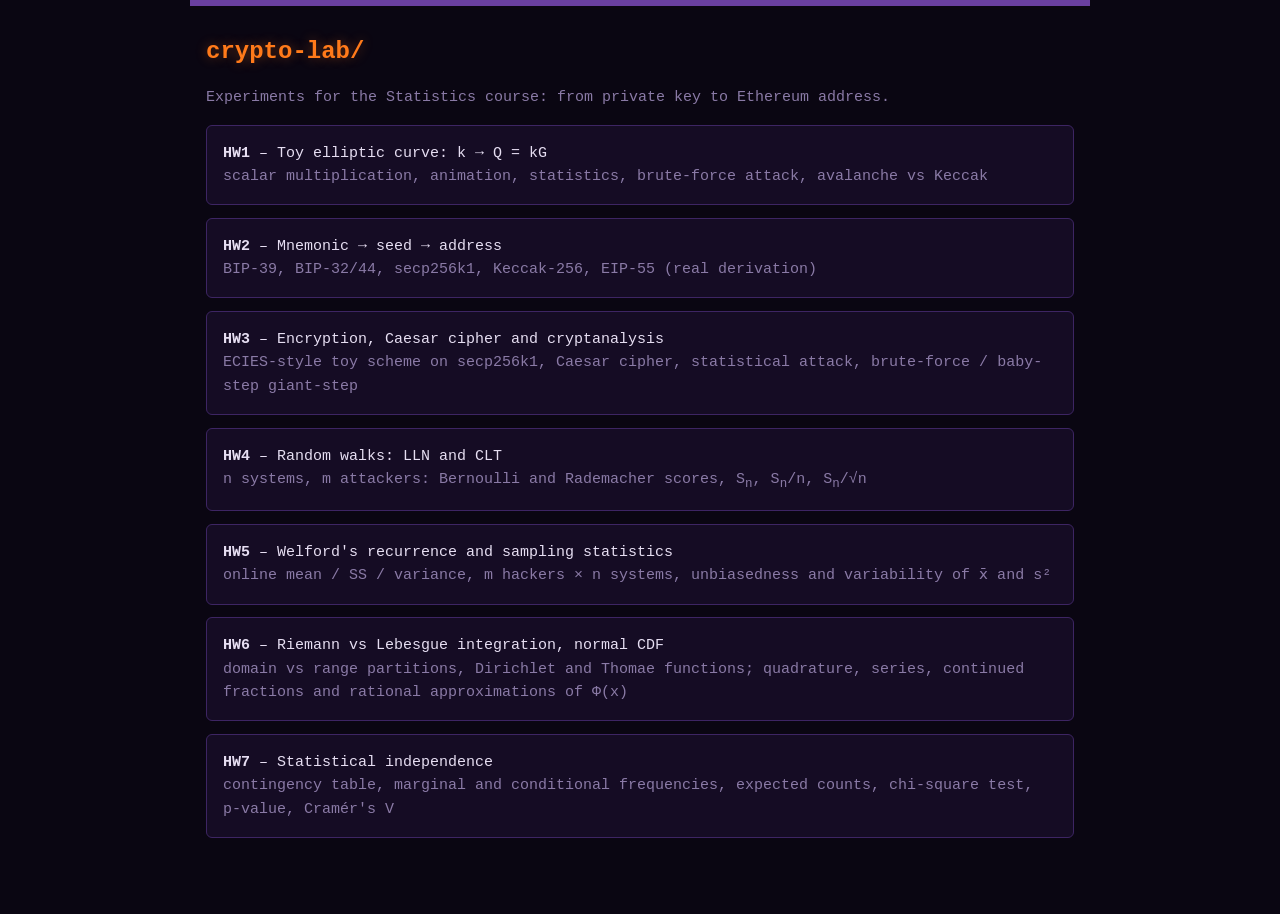
<file: index.html>
<!doctype html><html lang="en"><head><meta charset="utf-8"><meta name="viewport" content="width=device-width,initial-scale=1">
<title>Crypto lab – Statistics</title><link rel="stylesheet" href="style.css"></head><body>
<h1>crypto-lab/</h1>
<p class="dim">Experiments for the Statistics course: from private key to Ethereum address.</p>
<a class="card" href="hw1.html"><b>HW1</b> – Toy elliptic curve: k → Q = kG<br><span class="dim">scalar multiplication, animation, statistics, brute-force attack, avalanche vs Keccak</span></a>
<a class="card" href="hw2.html"><b>HW2</b> – Mnemonic → seed → address<br><span class="dim">BIP-39, BIP-32/44, secp256k1, Keccak-256, EIP-55 (real derivation)</span></a>
<a class="card" href="hw3.html"><b>HW3</b> – Encryption, Caesar cipher and cryptanalysis<br><span class="dim">ECIES-style toy scheme on secp256k1, Caesar cipher, statistical attack, brute-force / baby-step giant-step</span></a>
<a class="card" href="hw4.html"><b>HW4</b> – Random walks: LLN and CLT<br><span class="dim">n systems, m attackers: Bernoulli and Rademacher scores, S<sub>n</sub>, S<sub>n</sub>/n, S<sub>n</sub>/√n</span></a>
<a class="card" href="hw5.html"><b>HW5</b> – Welford's recurrence and sampling statistics<br><span class="dim">online mean / SS / variance, m hackers × n systems, unbiasedness and variability of x̄ and s²</span></a>
<a class="card" href="hw6.html"><b>HW6</b> – Riemann vs Lebesgue integration, normal CDF<br><span class="dim">domain vs range partitions, Dirichlet and Thomae functions; quadrature, series, continued fractions and rational approximations of Φ(x)</span></a>
<a class="card" href="hw7.html"><b>HW7</b> – Statistical independence<br><span class="dim">contingency table, marginal and conditional frequencies, expected counts, chi-square test, p-value, Cramér's V</span></a>
</body></html>
</file>
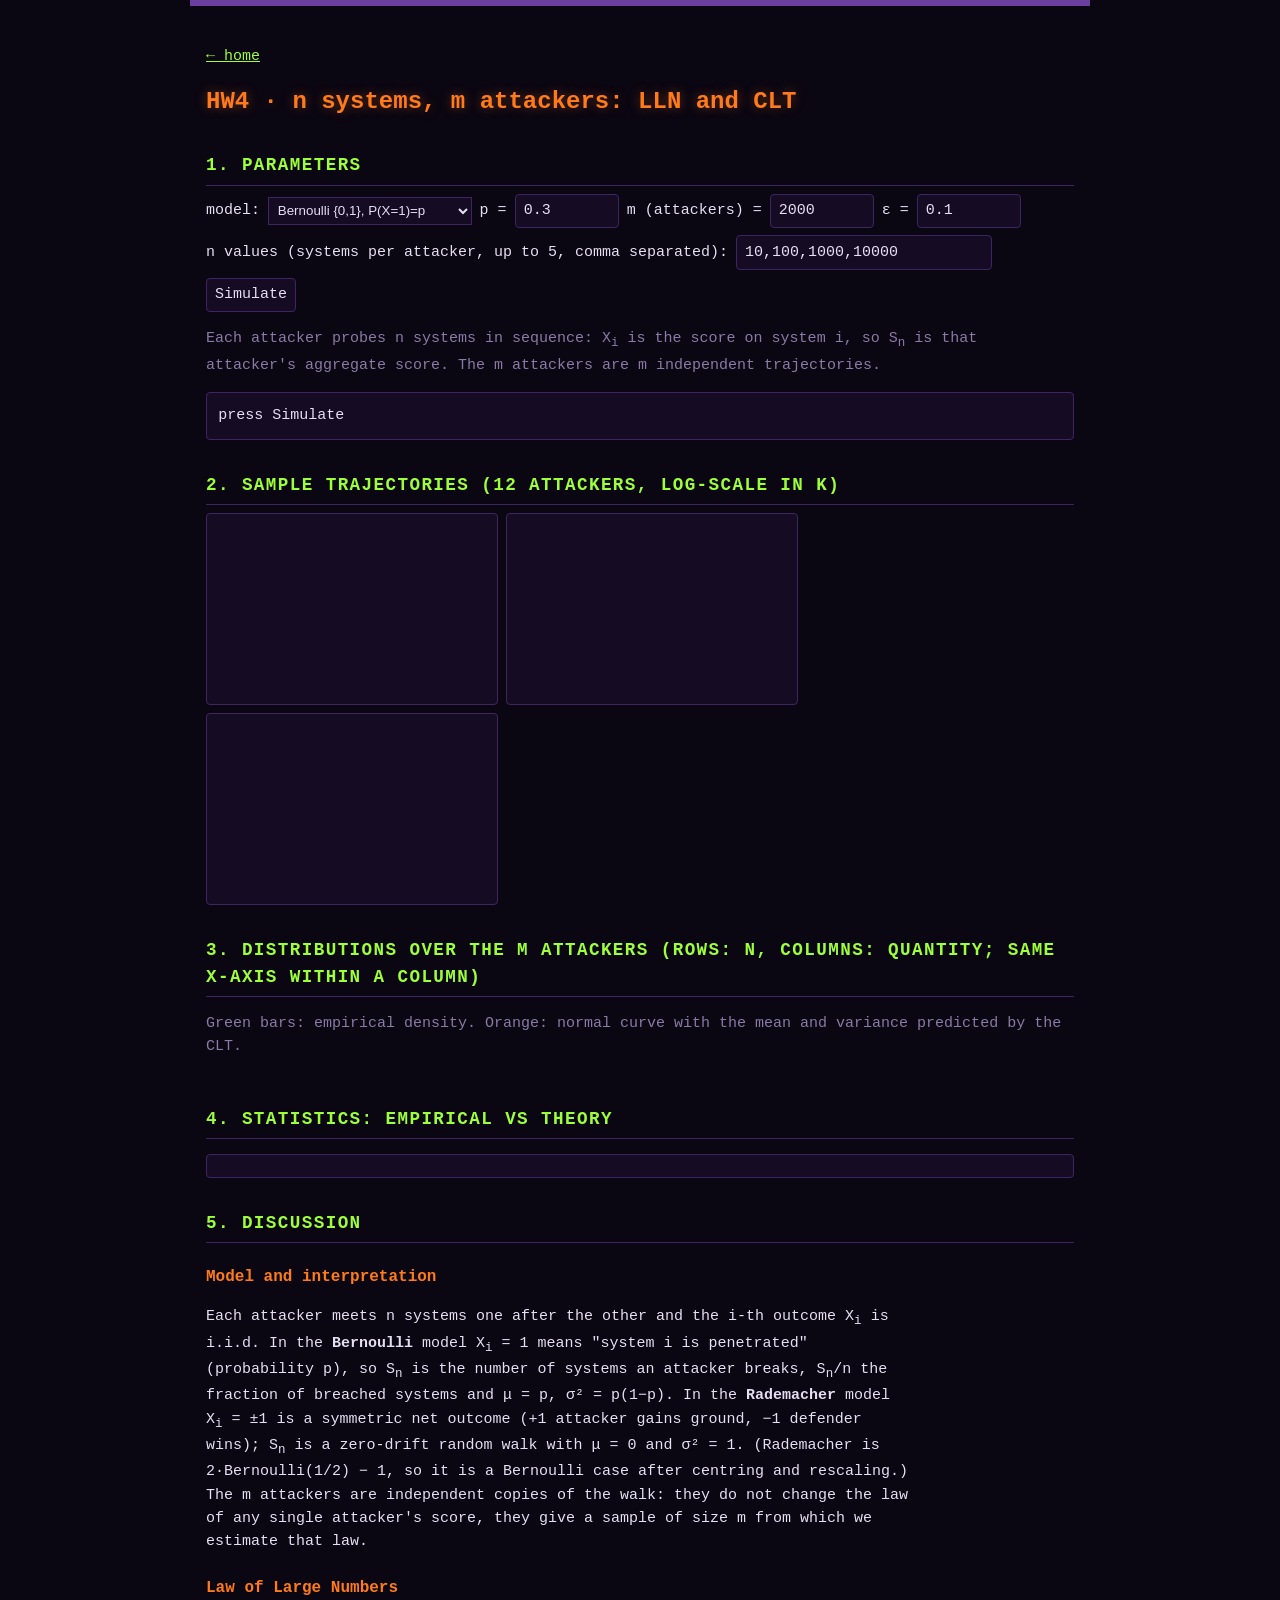
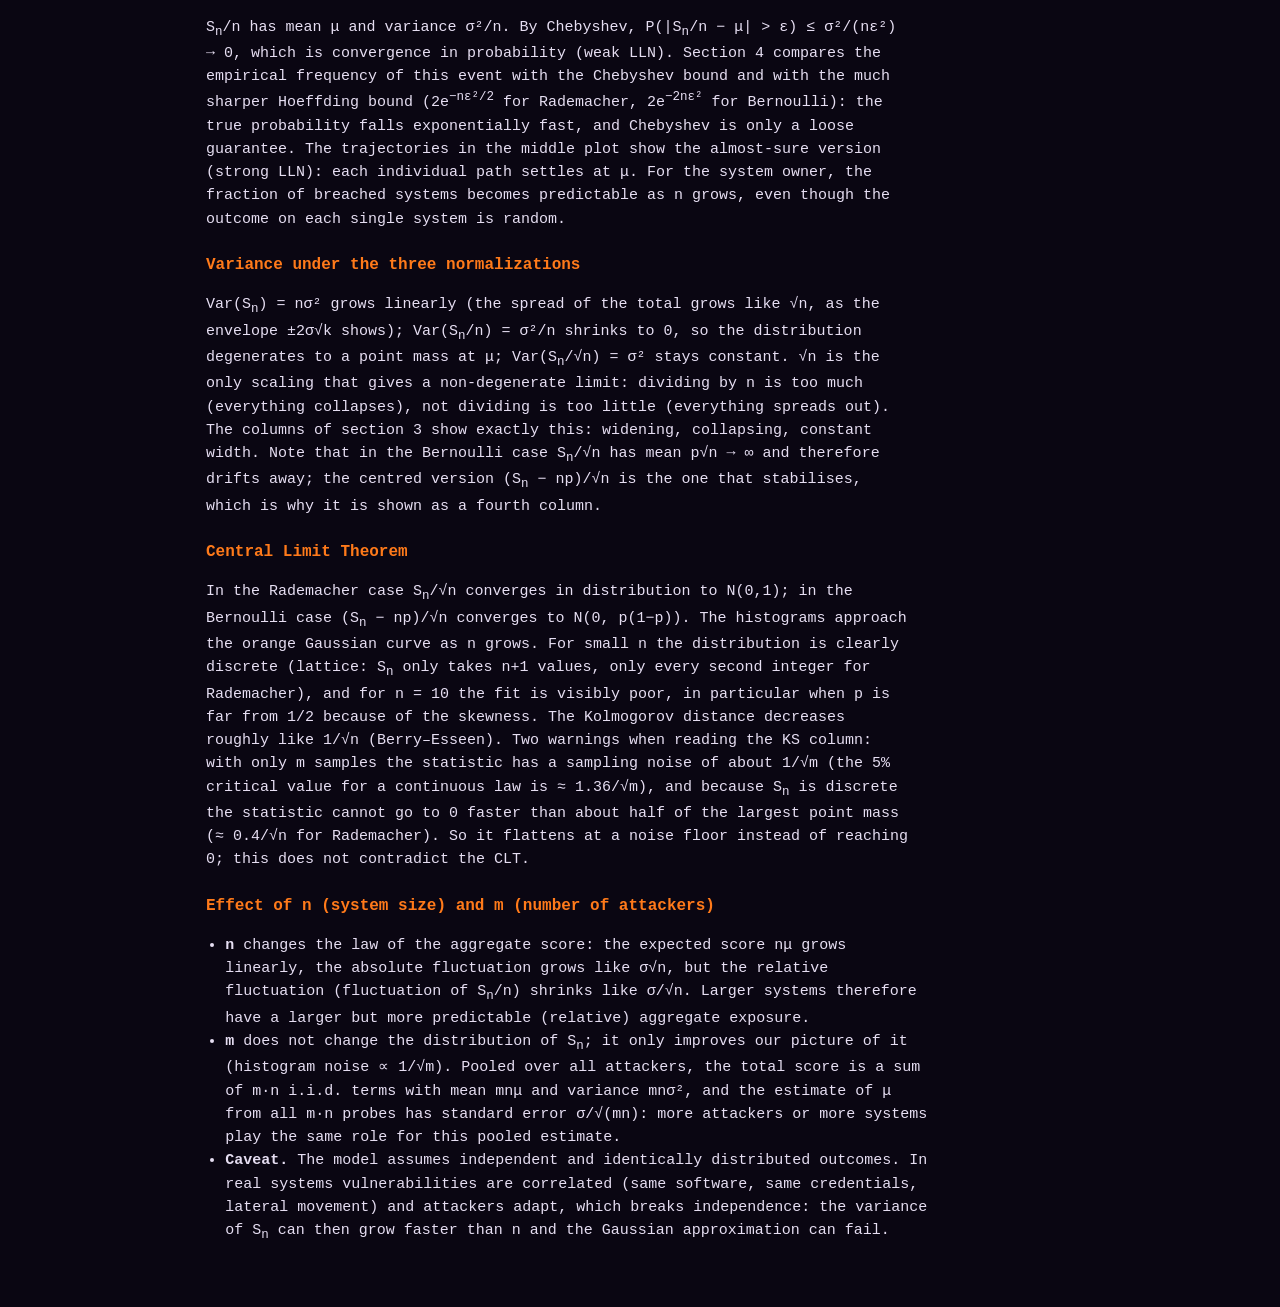
<file: hw4.html>
<!doctype html><html lang="en"><head><meta charset="utf-8"><meta name="viewport" content="width=device-width,initial-scale=1">
<title>HW4</title><link rel="stylesheet" href="style.css"><script src="stoch.js"></script>
<style>.grid{display:grid;gap:6px;margin:.5rem 0}.grid canvas{width:100%;height:auto}.grid .h{color:var(--ac);font-size:.85rem}select{background:var(--card);color:var(--fg);border:1px solid var(--bd);padding:.3rem}</style></head><body>
<p><a href="index.html">← home</a></p>
<h1>HW4 · n systems, m attackers: LLN and CLT</h1>

<h2>1. Parameters</h2>
<div class="row">model:
<select id="model" onchange="$('p').disabled=this.value==='rad'"><option value="ber">Bernoulli {0,1}, P(X=1)=p</option><option value="rad">Rademacher {−1,+1}, p = 1/2</option></select>
p = <input id="p" type="number" value="0.3" step="0.05" min="0.01" max="0.99">
m (attackers) = <input id="m" type="number" value="2000" min="10">
ε = <input id="eps" type="number" value="0.1" step="0.05" min="0.01"></div>
<div class="row">n values (systems per attacker, up to 5, comma separated): <input id="ns" value="10,100,1000,10000" style="width:16rem"><button onclick="run()">Simulate</button></div>
<p class="dim">Each attacker probes n systems in sequence: X<sub>i</sub> is the score on system i, so S<sub>n</sub> is that attacker's aggregate score. The m attackers are m independent trajectories.</p>
<pre id="so" style="max-height:none">press Simulate</pre>

<h2>2. Sample trajectories (12 attackers, log-scale in k)</h2>
<div class="row"><canvas id="t1" width="290" height="190"></canvas><canvas id="t2" width="290" height="190"></canvas><canvas id="t3" width="290" height="190"></canvas></div>

<h2>3. Distributions over the m attackers (rows: n, columns: quantity; same x-axis within a column)</h2>
<p class="dim">Green bars: empirical density. Orange: normal curve with the mean and variance predicted by the CLT.</p>
<div id="grid" class="grid"></div>

<h2>4. Statistics: empirical vs theory</h2>
<pre id="st" style="max-height:none"></pre>

<h2>5. Discussion</h2>
<div class="txt">
<h3>Model and interpretation</h3>
<p>Each attacker meets n systems one after the other and the i-th outcome X<sub>i</sub> is i.i.d. In the <b>Bernoulli</b> model X<sub>i</sub> = 1 means "system i is penetrated" (probability p), so S<sub>n</sub> is the number of systems an attacker breaks, S<sub>n</sub>/n the fraction of breached systems and μ = p, σ² = p(1−p). In the <b>Rademacher</b> model X<sub>i</sub> = ±1 is a symmetric net outcome (+1 attacker gains ground, −1 defender wins); S<sub>n</sub> is a zero-drift random walk with μ = 0 and σ² = 1. (Rademacher is 2·Bernoulli(1/2) − 1, so it is a Bernoulli case after centring and rescaling.) The m attackers are independent copies of the walk: they do not change the law of any single attacker's score, they give a sample of size m from which we estimate that law.</p>
<h3>Law of Large Numbers</h3>
<p>S<sub>n</sub>/n has mean μ and variance σ²/n. By Chebyshev, P(|S<sub>n</sub>/n − μ| &gt; ε) ≤ σ²/(nε²) → 0, which is convergence in probability (weak LLN). Section 4 compares the empirical frequency of this event with the Chebyshev bound and with the much sharper Hoeffding bound (2e<sup>−nε²/2</sup> for Rademacher, 2e<sup>−2nε²</sup> for Bernoulli): the true probability falls exponentially fast, and Chebyshev is only a loose guarantee. The trajectories in the middle plot show the almost-sure version (strong LLN): each individual path settles at μ. For the system owner, the fraction of breached systems becomes predictable as n grows, even though the outcome on each single system is random.</p>
<h3>Variance under the three normalizations</h3>
<p>Var(S<sub>n</sub>) = nσ² grows linearly (the spread of the total grows like √n, as the envelope ±2σ√k shows); Var(S<sub>n</sub>/n) = σ²/n shrinks to 0, so the distribution degenerates to a point mass at μ; Var(S<sub>n</sub>/√n) = σ² stays constant. √n is the only scaling that gives a non-degenerate limit: dividing by n is too much (everything collapses), not dividing is too little (everything spreads out). The columns of section 3 show exactly this: widening, collapsing, constant width. Note that in the Bernoulli case S<sub>n</sub>/√n has mean p√n → ∞ and therefore drifts away; the centred version (S<sub>n</sub> − np)/√n is the one that stabilises, which is why it is shown as a fourth column.</p>
<h3>Central Limit Theorem</h3>
<p>In the Rademacher case S<sub>n</sub>/√n converges in distribution to N(0,1); in the Bernoulli case (S<sub>n</sub> − np)/√n converges to N(0, p(1−p)). The histograms approach the orange Gaussian curve as n grows. For small n the distribution is clearly discrete (lattice: S<sub>n</sub> only takes n+1 values, only every second integer for Rademacher), and for n = 10 the fit is visibly poor, in particular when p is far from 1/2 because of the skewness. The Kolmogorov distance decreases roughly like 1/√n (Berry–Esseen). Two warnings when reading the KS column: with only m samples the statistic has a sampling noise of about 1/√m (the 5% critical value for a continuous law is ≈ 1.36/√m), and because S<sub>n</sub> is discrete the statistic cannot go to 0 faster than about half of the largest point mass (≈ 0.4/√n for Rademacher). So it flattens at a noise floor instead of reaching 0; this does not contradict the CLT.</p>
<h3>Effect of n (system size) and m (number of attackers)</h3>
<ul>
<li><b>n</b> changes the law of the aggregate score: the expected score nμ grows linearly, the absolute fluctuation grows like σ√n, but the relative fluctuation (fluctuation of S<sub>n</sub>/n) shrinks like σ/√n. Larger systems therefore have a larger but more predictable (relative) aggregate exposure.</li>
<li><b>m</b> does not change the distribution of S<sub>n</sub>; it only improves our picture of it (histogram noise ∝ 1/√m). Pooled over all attackers, the total score is a sum of m·n i.i.d. terms with mean mnμ and variance mnσ², and the estimate of μ from all m·n probes has standard error σ/√(mn): more attackers or more systems play the same role for this pooled estimate.</li>
<li><b>Caveat.</b> The model assumes independent and identically distributed outcomes. In real systems vulnerabilities are correlated (same software, same credentials, lateral movement) and attackers adapt, which breaks independence: the variance of S<sub>n</sub> can then grow faster than n and the Gaussian approximation can fail.</li>
</ul>
</div>

<script>
const $=id=>document.getElementById(id);
const fm=v=>v===0?'0':(Math.abs(v)>=1e4||Math.abs(v)<1e-2)?v.toExponential(2):v.toFixed(3);
$('p').disabled=$('model').value==='rad';
function run(){
  const model=$('model').value,p=Math.min(.99,Math.max(.01,+$('p').value)),m=Math.max(10,Math.round(+$('m').value)),eps=Math.max(.01,+$('eps').value);
  const ns=[...new Set($('ns').value.split(',').map(s=>Math.round(+s)).filter(v=>v>=1))].sort((a,b)=>a-b).slice(0,5);
  if(!ns.length){$('so').textContent='Give at least one n.';return}
  if(m*ns[ns.length-1]>3e8){$('so').textContent='m × max(n) is too large (limit 3·10⁸ draws).';return}
  $('so').textContent='simulating…';setTimeout(()=>go(model,p,m,ns,eps),30);
}
function drawPaths(id,pts,paths,f,env,label){
  const c=$(id),g=c.getContext('2d'),W=c.width,H=c.height,N=pts[pts.length-1],lx=Math.log(Math.max(N,2));
  const X=k=>6+Math.log(k)/lx*(W-12);
  let lo=Infinity,hi=-Infinity;paths.forEach(P=>P.forEach((S,i)=>{const v=f(S,pts[i]);if(v<lo)lo=v;if(v>hi)hi=v}));
  if(hi===lo){hi+=1;lo-=1}const pad=.05*(hi-lo);lo-=pad;hi+=pad;const Y=v=>H-14-(v-lo)/(hi-lo)*(H-30);
  g.clearRect(0,0,W,H);g.strokeStyle='#3d2563';g.beginPath();g.moveTo(6,Y(0));g.lineTo(W-6,Y(0));g.stroke();
  [0,1].forEach(s=>{g.strokeStyle='#ff7a1a';g.setLineDash([4,3]);g.beginPath();pts.forEach((k,i)=>{const e=env(k)[s],x=X(k),y=Math.max(0,Math.min(H,Y(e)));i?g.lineTo(x,y):g.moveTo(x,y)});g.stroke();g.setLineDash([])});
  g.lineWidth=1;paths.forEach(P=>{g.strokeStyle='rgba(157,255,58,.55)';g.beginPath();P.forEach((S,i)=>{const x=X(pts[i]),y=Y(f(S,pts[i]));i?g.lineTo(x,y):g.moveTo(x,y)});g.stroke()});
  g.fillStyle='#e6def2';g.font='11px monospace';g.fillText(label,6,12);g.fillText('k = 1',6,H-3);g.fillText('k = '+N,W-6-7*String(N).length-30,H-3);
}
function histCell(cv,vals,n,col,lo,hi,model,m,s){
  const g=cv.getContext('2d'),W=cv.width,H=cv.height,c=col.c(n),sh=col.sh(n),par=model==='rad'?n%2:0,x=lo*c+sh;
  const L0=par+s*Math.floor((x-par)/s),e0=L0-s/2,k=Math.max(1,Math.ceil((hi-lo)*c/50/s)),wS=k*s,wq=wS/c;
  const nb=Math.ceil((hi*c+sh-e0)/wS)+1,cnt=new Float64Array(nb);
  for(const S of vals){const j=Math.floor((S-e0)/wS);if(j>=0&&j<nb)cnt[j]++}
  const mu=col.mean(n),sd=col.sd(n),peak=1/(sd*Math.sqrt(2*Math.PI)),dm=Math.max(...cnt)/(m*wq),ym=Math.max(dm,peak)*1.1;
  const X=q=>4+(q-lo)/(hi-lo)*(W-8),Y=d=>H-14-d/ym*(H-26);
  g.clearRect(0,0,W,H);g.fillStyle='#9dff3a';
  for(let j=0;j<nb;j++){if(!cnt[j])continue;const q0=(e0+j*wS-sh)/c,x0=X(q0),x1=X(q0+wq),y=Y(cnt[j]/(m*wq));g.fillRect(x0,y,Math.max(1,x1-x0-.5),H-14-y)}
  g.strokeStyle='#ff7a1a';g.beginPath();for(let i=0;i<=120;i++){const q=lo+(hi-lo)*i/120,d=Math.exp(-((q-mu)**2)/(2*sd*sd))*peak;i?g.lineTo(X(q),Y(d)):g.moveTo(X(q),Y(d))}g.stroke();
  g.fillStyle='#e6def2';g.font='11px monospace';g.fillText('n = '+n,6,12);g.fillText(lo.toPrecision(3),4,H-3);const t=hi.toPrecision(3);g.fillText(t,W-4-6.6*t.length,H-3);
}
function go(model,p,m,ns,eps){
  const P=STO.params(model,p),mu=P.mu,sig=Math.sqrt(P.s2),N=ns[ns.length-1],t0=performance.now();
  const sims=STO.simulate(model,p,m,ns),ms=performance.now()-t0;
  const pts=STO.checkpoints(N),paths=[];for(let i=0;i<12;i++)paths.push(STO.path(model,p,pts));
  drawPaths('t1',pts,paths,(S,k)=>S,k=>[mu*k-2*sig*Math.sqrt(k),mu*k+2*sig*Math.sqrt(k)],'S_k  (orange: kμ ± 2σ√k)');
  drawPaths('t2',pts,paths,(S,k)=>S/k,k=>[mu-2*sig/Math.sqrt(k),mu+2*sig/Math.sqrt(k)],'S_k / k  (→ μ = '+mu+')');
  drawPaths('t3',pts,paths,(S,k)=>S/Math.sqrt(k),k=>[mu*Math.sqrt(k)-2*sig,mu*Math.sqrt(k)+2*sig],'S_k / √k');
  const cols=[{t:'S_n (total)',c:n=>1,sh:n=>0,mean:n=>n*mu,sd:n=>sig*Math.sqrt(n)},
    {t:'S_n / n (average)',c:n=>n,sh:n=>0,mean:n=>mu,sd:n=>sig/Math.sqrt(n)},
    {t:'S_n / √n (normalized)',c:n=>Math.sqrt(n),sh:n=>0,mean:n=>mu*Math.sqrt(n),sd:n=>sig}];
  if(mu!==0)cols.push({t:'(S_n − nμ)/√n (centred)',c:n=>Math.sqrt(n),sh:n=>n*mu,mean:n=>0,sd:n=>sig});
  const grid=$('grid');grid.innerHTML='';grid.style.gridTemplateColumns=`repeat(${cols.length},1fr)`;
  cols.forEach(c=>{const d=document.createElement('div');d.className='h';d.textContent=c.t;grid.appendChild(d)});
  cols.forEach(c=>{c.lo=Math.min(...ns.map(n=>c.mean(n)-4*c.sd(n)));c.hi=Math.max(...ns.map(n=>c.mean(n)+4*c.sd(n)))});
  ns.forEach((n,i)=>cols.forEach(col=>{const cv=document.createElement('canvas');cv.width=cols.length>3?220:290;cv.height=100;grid.appendChild(cv);histCell(cv,sims[i],n,col,col.lo,col.hi,model,m,P.step)}));
  let o=`model: ${model==='rad'?'Rademacher':'Bernoulli (p = '+p+')'}   μ = ${mu}   σ² = ${P.s2.toFixed(4)}   m = ${m} attackers   ε = ${eps}   (${ms.toFixed(0)} ms)\n\n`;
  o+='n'.padEnd(7)+'Var(S_n) emp / th'.padEnd(26)+'Var(S_n/n) emp / th'.padEnd(28)+'Var(S_n/√n) emp / th'.padEnd(24)+'\n';
  const rows2=[];
  ns.forEach((n,i)=>{const a=Array.from(sims[i]);
    o+=String(n).padEnd(7)+`${fm(STO.variance(a))} / ${fm(n*P.s2)}`.padEnd(26)+`${fm(STO.variance(a.map(s=>s/n)))} / ${fm(P.s2/n)}`.padEnd(28)+`${fm(STO.variance(a.map(s=>s/Math.sqrt(n))))} / ${fm(P.s2)}`.padEnd(24)+'\n';
    const ex=a.filter(s=>Math.abs(s/n-mu)>eps).length/m,hoef=Math.min(1,2*Math.exp(model==='rad'?-n*eps*eps/2:-2*n*eps*eps)),cheb=Math.min(1,P.s2/(n*eps*eps));
    const ksv=STO.ks(a.map(s=>(s-n*mu)/(sig*Math.sqrt(n))));
    rows2.push(String(n).padEnd(7)+fm(ex).padEnd(12)+fm(cheb).padEnd(12)+fm(hoef).padEnd(12)+fm(ksv).padEnd(10)+fm(sig/Math.sqrt(m*n)));});
  o+=`\nLLN:  P(|S_n/n − μ| > ε)            CLT:        pooled over all m·n probes\n`+'n'.padEnd(7)+'empirical'.padEnd(12)+'Chebyshev'.padEnd(12)+'Hoeffding'.padEnd(12)+'KS vs N(0,1)'.padEnd(10)+' std. error of μ̂ = σ/√(mn)\n'+rows2.join('\n');
  o+=`\n\nKS is computed on the standardized score (S_n − nμ)/(σ√n). Sampling noise ≈ 1/√m, 5% critical value ≈ ${(1.36/Math.sqrt(m)).toFixed(3)} (approximate: S_n is discrete).`;
  $('st').textContent=o;$('so').textContent=`done: ${m} attackers × up to ${N} systems = ${(m*N).toExponential(1)} draws in ${ms.toFixed(0)} ms`;
}
</script></body></html>
</file>
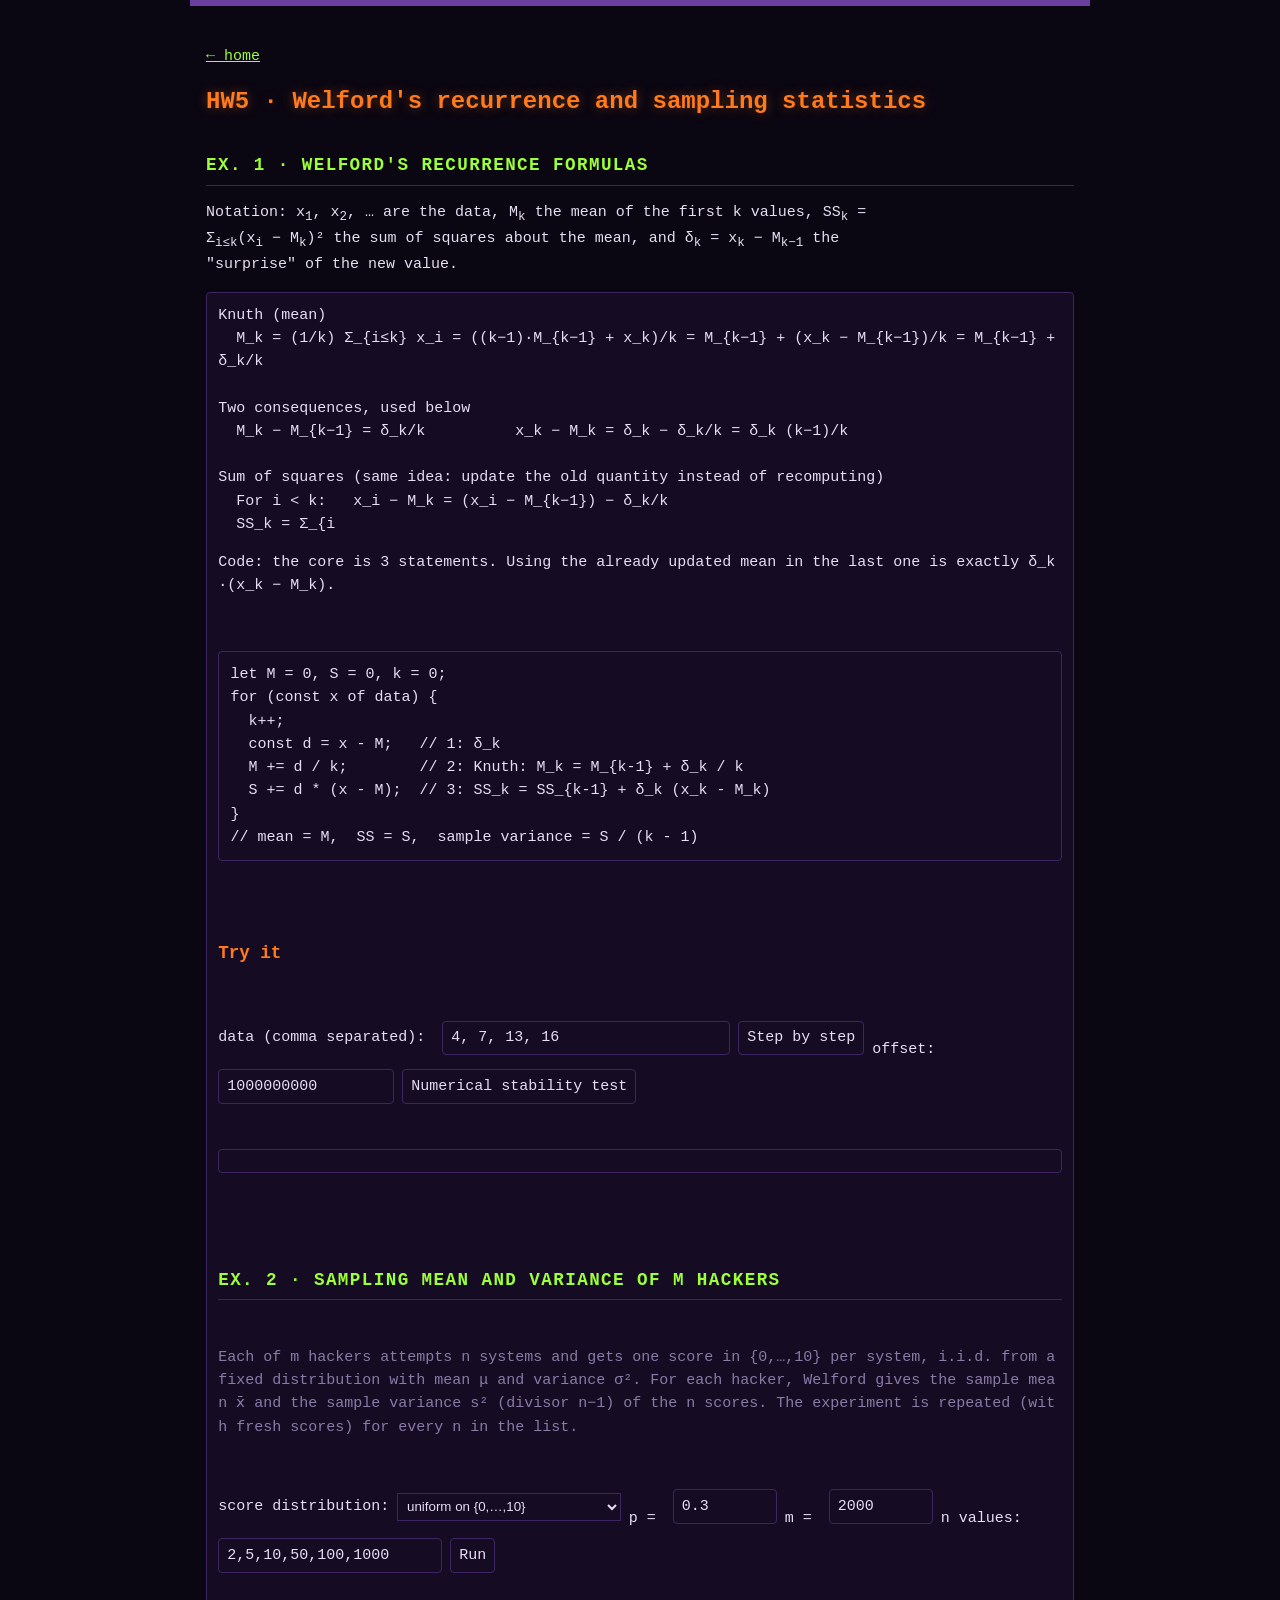
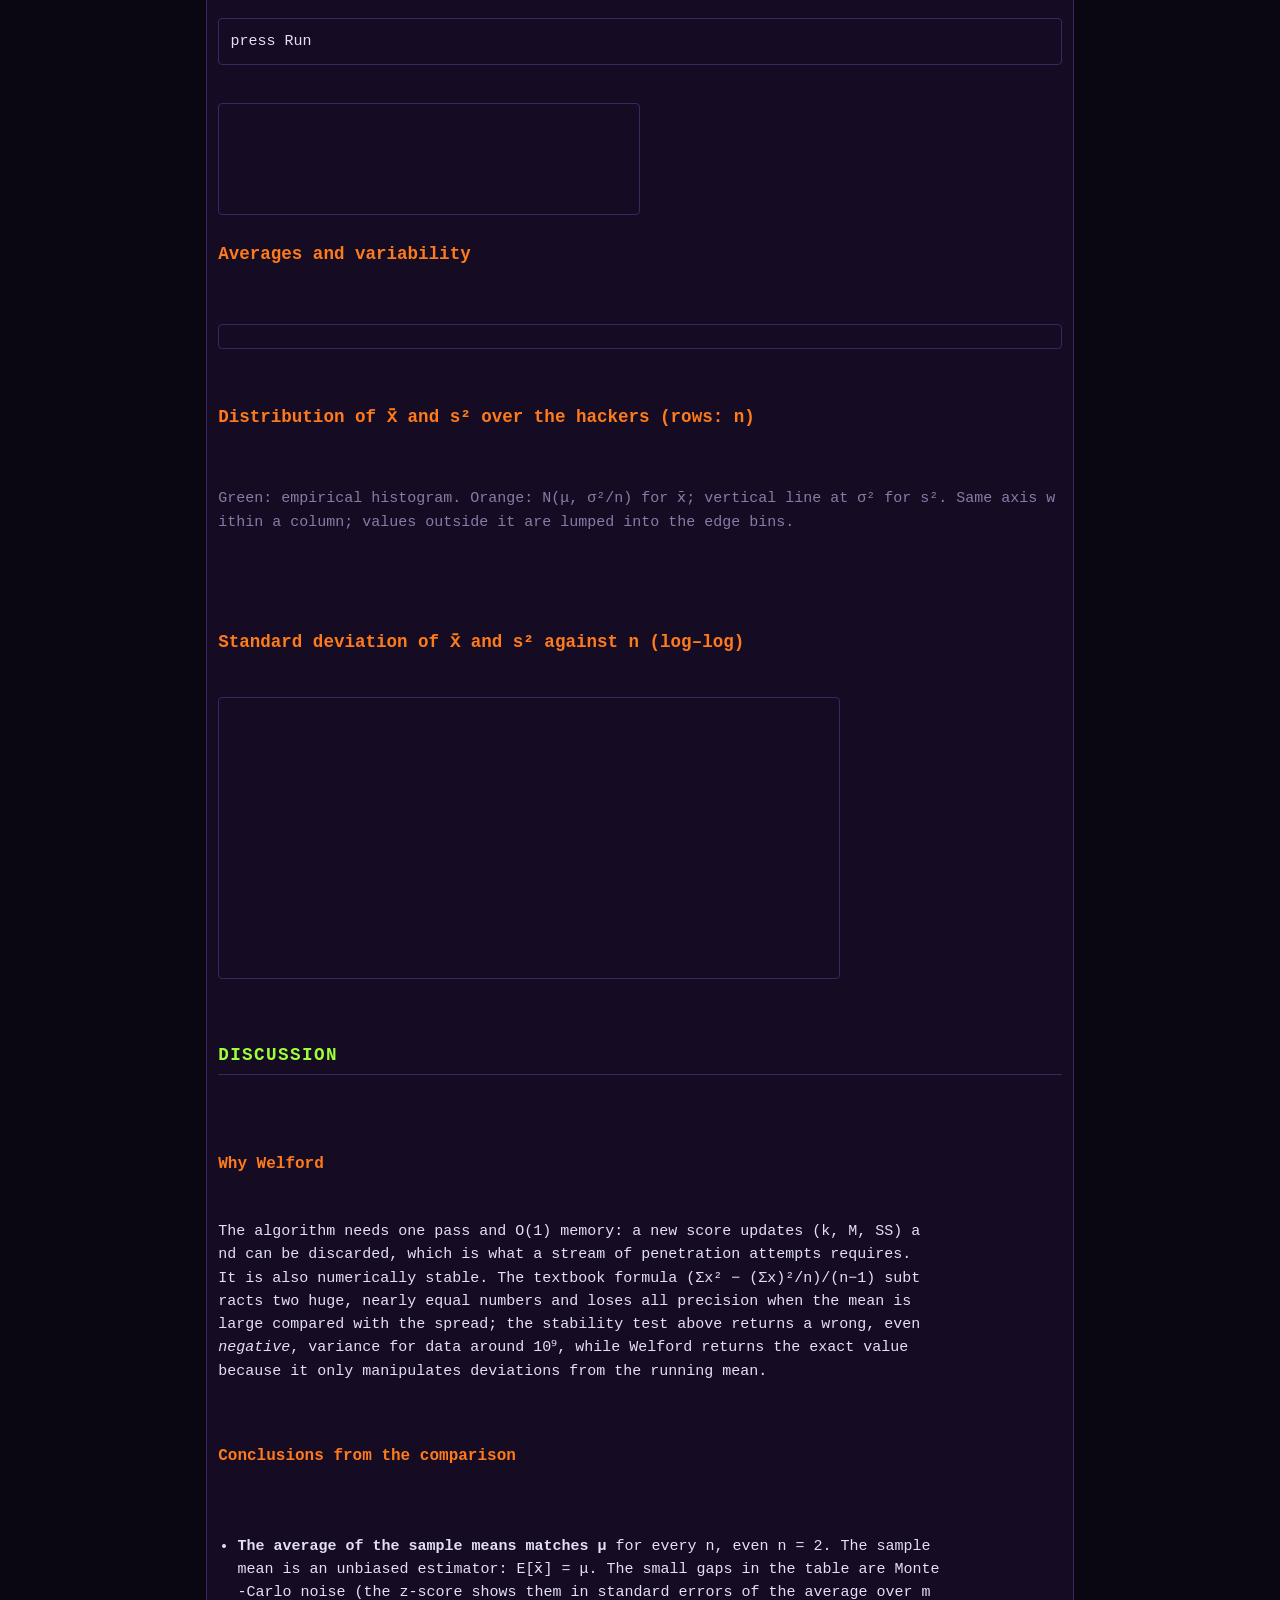
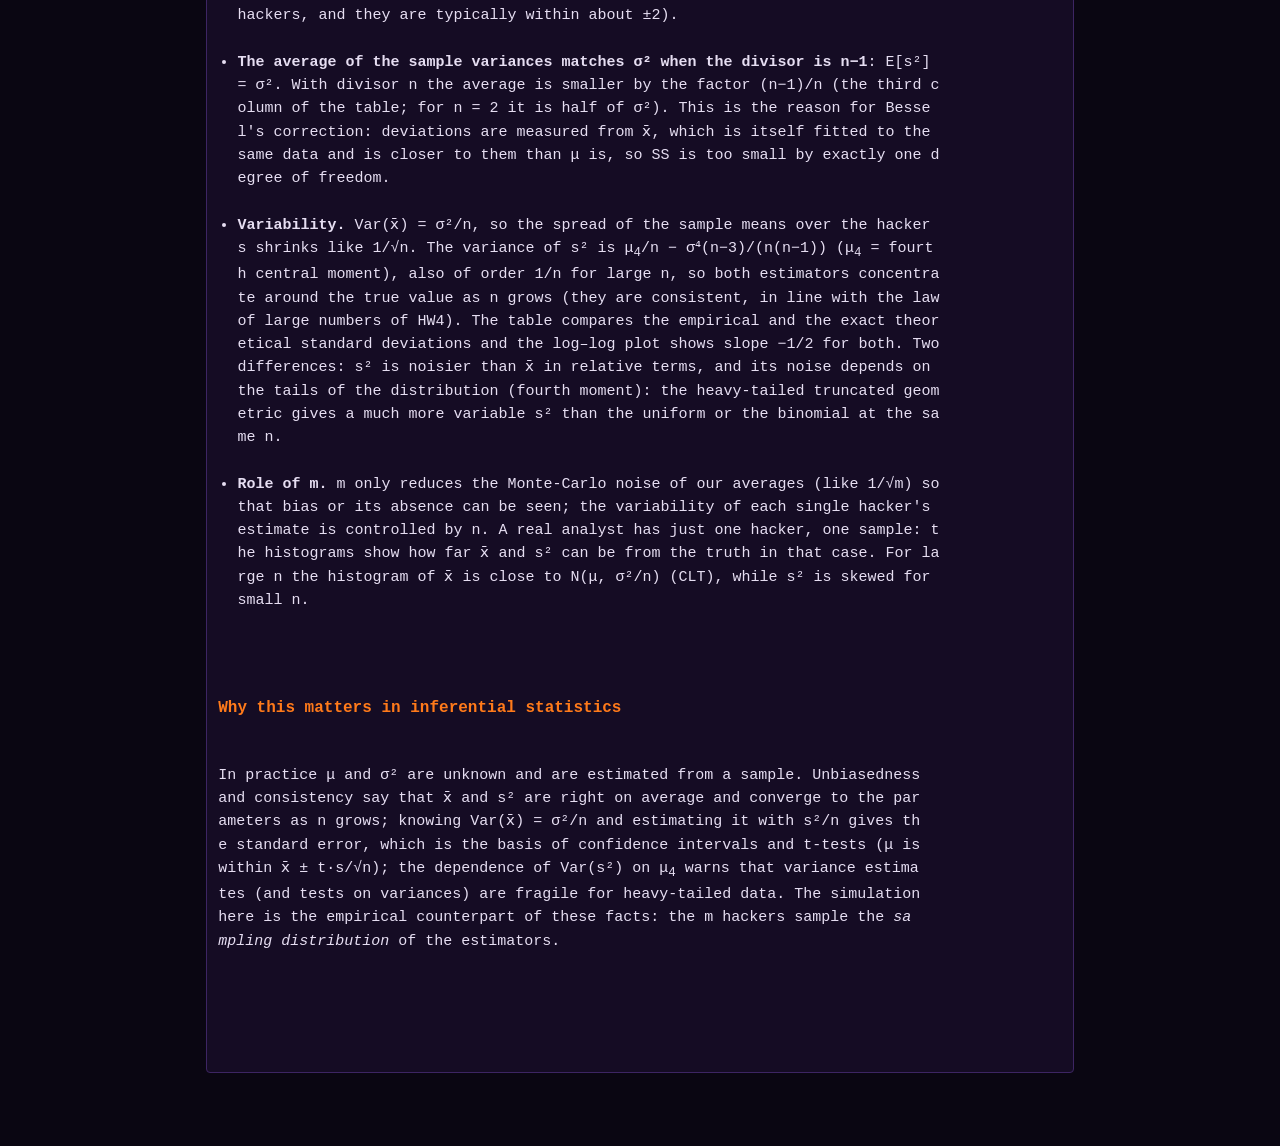
<file: hw5.html>
<!doctype html><html lang="en"><head><meta charset="utf-8"><meta name="viewport" content="width=device-width,initial-scale=1">
<title>HW5</title><link rel="stylesheet" href="style.css"><script src="welford.js"></script>
<style>.grid{display:grid;grid-template-columns:1fr 1fr;gap:6px;margin:.5rem 0}.grid canvas{width:100%;height:auto}.grid .h{color:var(--ac);font-size:.85rem}select{background:var(--card);color:var(--fg);border:1px solid var(--bd);padding:.3rem}</style></head><body>
<p><a href="index.html">← home</a></p>
<h1>HW5 · Welford's recurrence and sampling statistics</h1>

<h2>Ex. 1 · Welford's recurrence formulas</h2>
<div class="txt">
<p>Notation: x<sub>1</sub>, x<sub>2</sub>, … are the data, M<sub>k</sub> the mean of the first k values, SS<sub>k</sub> = Σ<sub>i≤k</sub>(x<sub>i</sub> − M<sub>k</sub>)² the sum of squares about the mean, and δ<sub>k</sub> = x<sub>k</sub> − M<sub>k−1</sub> the "surprise" of the new value.</p>
</div>
<pre style="max-height:none">Knuth (mean)
  M_k = (1/k) Σ_{i≤k} x_i = ((k−1)·M_{k−1} + x_k)/k = M_{k−1} + (x_k − M_{k−1})/k = M_{k−1} + δ_k/k

Two consequences, used below
  M_k − M_{k−1} = δ_k/k          x_k − M_k = δ_k − δ_k/k = δ_k (k−1)/k

Sum of squares (same idea: update the old quantity instead of recomputing)
  For i < k:   x_i − M_k = (x_i − M_{k−1}) − δ_k/k
  SS_k = Σ_{i<k} [(x_i − M_{k−1}) − δ_k/k]² + (x_k − M_k)²
       = Σ_{i<k}(x_i − M_{k−1})²  −  2(δ_k/k)·Σ_{i<k}(x_i − M_{k−1})  +  (k−1)δ_k²/k²  +  (x_k − M_k)²
         \_____ SS_{k−1} _____/            \_______ = 0 ________/
       = SS_{k−1} + (k−1)δ_k²/k² + (k−1)²δ_k²/k²
       = SS_{k−1} + (k−1)·δ_k²/k
       = SS_{k−1} + δ_k · (x_k − M_k)                      (because x_k − M_k = δ_k (k−1)/k)

Variance
  population variance   σ̂²_k = SS_k / k
  sample variance       s²_k  = SS_k / (k−1)        (k ≥ 2)
  directly on s²:  SS_k = (k−2)s²_{k−1} + (k−1)δ_k²/k   ⇒   s²_k = ((k−2)/(k−1))·s²_{k−1} + δ_k²/k

Start: M_0 = 0, SS_0 = 0 (then M_1 = x_1 and SS_1 = 0).</pre>
<p>Code: the core is 3 statements. Using the already updated mean in the last one is exactly <code>δ_k·(x_k − M_k)</code>.</p>
<pre style="max-height:none">let M = 0, S = 0, k = 0;
for (const x of data) {
  k++;
  const d = x - M;   // 1: δ_k
  M += d / k;        // 2: Knuth: M_k = M_{k-1} + δ_k / k
  S += d * (x - M);  // 3: SS_k = SS_{k-1} + δ_k (x_k - M_k)
}
// mean = M,  SS = S,  sample variance = S / (k - 1)</pre>

<h3 style="color:var(--ac2)">Try it</h3>
<div class="row">data (comma separated): <input id="xs" value="4, 7, 13, 16" style="width:18rem"><button onclick="steps()">Step by step</button>
offset: <input id="off" type="number" value="1000000000" style="width:11rem"><button onclick="stab()">Numerical stability test</button></div>
<pre id="o1"></pre>

<h2>Ex. 2 · Sampling mean and variance of m hackers</h2>
<p class="dim">Each of m hackers attempts n systems and gets one score in {0,…,10} per system, i.i.d. from a fixed distribution with mean μ and variance σ². For each hacker, Welford gives the sample mean x̄ and the sample variance s² (divisor n−1) of the n scores. The experiment is repeated (with fresh scores) for every n in the list.</p>
<div class="row">score distribution:
<select id="dist" onchange="$('bp').disabled=this.value!=='binom'"><option value="uniform">uniform on {0,…,10}</option><option value="binom">Binomial(10, p)</option><option value="geom">truncated geometric, P(k) ∝ 0.7<sup>k</sup></option></select>
p = <input id="bp" type="number" value="0.3" step="0.05" min="0.05" max="0.95" disabled>
m = <input id="m" type="number" value="2000" min="20">
n values: <input id="ns" value="2,5,10,50,100,1000" style="width:14rem"><button onclick="run()">Run</button></div>
<pre id="so" style="max-height:none">press Run</pre>
<canvas id="pm" width="420" height="110"></canvas>
<h3 style="color:var(--ac2)">Averages and variability</h3>
<pre id="st" style="max-height:none"></pre>
<h3 style="color:var(--ac2)">Distribution of x̄ and s² over the hackers (rows: n)</h3>
<p class="dim">Green: empirical histogram. Orange: N(μ, σ²/n) for x̄; vertical line at σ² for s². Same axis within a column; values outside it are lumped into the edge bins.</p>
<div id="grid" class="grid"></div>
<h3 style="color:var(--ac2)">Standard deviation of x̄ and s² against n (log–log)</h3>
<canvas id="ll" width="620" height="280"></canvas>

<h2>Discussion</h2>
<div class="txt">
<h3>Why Welford</h3>
<p>The algorithm needs one pass and O(1) memory: a new score updates (k, M, SS) and can be discarded, which is what a stream of penetration attempts requires. It is also numerically stable. The textbook formula (Σx² − (Σx)²/n)/(n−1) subtracts two huge, nearly equal numbers and loses all precision when the mean is large compared with the spread; the stability test above returns a wrong, even <i>negative</i>, variance for data around 10⁹, while Welford returns the exact value because it only manipulates deviations from the running mean.</p>
<h3>Conclusions from the comparison</h3>
<ul>
<li><b>The average of the sample means matches μ</b> for every n, even n = 2. The sample mean is an unbiased estimator: E[x̄] = μ. The small gaps in the table are Monte-Carlo noise (the z-score shows them in standard errors of the average over m hackers, and they are typically within about ±2).</li>
<li><b>The average of the sample variances matches σ² when the divisor is n−1</b>: E[s²] = σ². With divisor n the average is smaller by the factor (n−1)/n (the third column of the table; for n = 2 it is half of σ²). This is the reason for Bessel's correction: deviations are measured from x̄, which is itself fitted to the same data and is closer to them than μ is, so SS is too small by exactly one degree of freedom.</li>
<li><b>Variability.</b> Var(x̄) = σ²/n, so the spread of the sample means over the hackers shrinks like 1/√n. The variance of s² is μ<sub>4</sub>/n − σ⁴(n−3)/(n(n−1)) (μ<sub>4</sub> = fourth central moment), also of order 1/n for large n, so both estimators concentrate around the true value as n grows (they are consistent, in line with the law of large numbers of HW4). The table compares the empirical and the exact theoretical standard deviations and the log–log plot shows slope −1/2 for both. Two differences: s² is noisier than x̄ in relative terms, and its noise depends on the tails of the distribution (fourth moment): the heavy-tailed truncated geometric gives a much more variable s² than the uniform or the binomial at the same n.</li>
<li><b>Role of m.</b> m only reduces the Monte-Carlo noise of our averages (like 1/√m) so that bias or its absence can be seen; the variability of each single hacker's estimate is controlled by n. A real analyst has just one hacker, one sample: the histograms show how far x̄ and s² can be from the truth in that case. For large n the histogram of x̄ is close to N(μ, σ²/n) (CLT), while s² is skewed for small n.</li>
</ul>
<h3>Why this matters in inferential statistics</h3>
<p>In practice μ and σ² are unknown and are estimated from a sample. Unbiasedness and consistency say that x̄ and s² are right on average and converge to the parameters as n grows; knowing Var(x̄) = σ²/n and estimating it with s²/n gives the standard error, which is the basis of confidence intervals and t-tests (μ is within x̄ ± t·s/√n); the dependence of Var(s²) on μ<sub>4</sub> warns that variance estimates (and tests on variances) are fragile for heavy-tailed data. The simulation here is the empirical counterpart of these facts: the m hackers sample the <i>sampling distribution</i> of the estimators.</p>
</div>

<script>
const $=id=>document.getElementById(id);
const fm=v=>v===0?'0':(Math.abs(v)>=1e4||Math.abs(v)<1e-2)?v.toExponential(2):v.toFixed(3);
const parse=s=>s.split(',').map(Number).filter(v=>!isNaN(v)&&String(v)!=='');
function steps(){
  const a=parse($('xs').value);if(a.length<2){$('o1').textContent='Give at least 2 numbers.';return}
  let M=0,S=0,k=0,o='k   x_k        δ_k=x_k−M_{k−1}   M_k          SS_k          s²_k=SS_k/(k−1)   SS_k/k\n';
  for(const x of a){k++;const d=x-M;M+=d/k;S+=d*(x-M);o+=`${String(k).padEnd(4)}${String(x).padEnd(11)}${fm(d).padEnd(18)}${fm(M).padEnd(13)}${fm(S).padEnd(14)}${(k>1?fm(S/(k-1)):'–').padEnd(18)}${fm(S/k)}\n`}
  const m2=a.reduce((s,v)=>s+v,0)/a.length,ss2=a.reduce((s,v)=>s+(v-m2)**2,0);
  $('o1').textContent=o+`\ncheck, two-pass: mean = ${fm(m2)}, SS = ${fm(ss2)}, s² = ${fm(ss2/(a.length-1))}`}
function stab(){
  const a=parse($('xs').value),off=+$('off').value;if(a.length<2)return;
  const b=a.map(x=>x+off),n=b.length,sx=b.reduce((s,v)=>s+v,0),sxx=b.reduce((s,v)=>s+v*v,0),naive=(sxx-sx*sx/n)/(n-1);
  const w=WEL.welford(b),mb=sx/n,two=b.reduce((s,v)=>s+(v-mb)**2,0)/(n-1),ref=WEL.welford(a).s2;
  $('o1').textContent=`data + ${off}\n  Welford              s² = ${w.s2}\n  two-pass             s² = ${two}\n  naive Σx²−(Σx)²/n    s² = ${naive}   ← cancellation error\n  exact (offset-invariant) = ${ref}`}

function run(){
  const dist=$('dist').value,p=Math.min(.95,Math.max(.05,+$('bp').value)),m=Math.max(20,Math.round(+$('m').value));
  const ns=[...new Set($('ns').value.split(',').map(s=>Math.round(+s)).filter(v=>v>=2))].sort((a,b)=>a-b).slice(0,8);
  if(!ns.length){$('so').textContent='Give at least one n ≥ 2.';return}
  if(m*ns.reduce((s,v)=>s+v,0)>1e8){$('so').textContent='Too large: m × Σn must be ≤ 10⁸.';return}
  $('so').textContent='simulating…';setTimeout(()=>go(dist,p,m,ns),30);
}
function pmfPlot(pmf,mu){
  const c=$('pm'),g=c.getContext('2d'),W=c.width,H=c.height,mx=Math.max(...pmf),w=(W-20)/11;g.clearRect(0,0,W,H);g.fillStyle='#9dff3a';
  pmf.forEach((q,k)=>{const h=q/mx*(H-34);g.fillRect(10+k*w+2,H-18-h,w-4,h)});g.fillStyle='#e6def2';g.font='11px monospace';
  pmf.forEach((q,k)=>g.fillText(k,10+k*w+w/2-3,H-5));g.fillText('score distribution P(k)',10,12);g.strokeStyle='#ff7a1a';
  const xm=10+mu*w+w/2;g.beginPath();g.moveTo(xm,16);g.lineTo(xm,H-18);g.stroke();g.fillStyle='#ff7a1a';g.fillText('μ',xm+3,26)}
function hist1(cv,vals,lo,hi,n,over){
  const g=cv.getContext('2d'),W=cv.width,H=cv.height,B=40,cnt=new Float64Array(B),w=(hi-lo)/B;
  for(const v of vals){let j=Math.floor((v-lo)/w);j=Math.max(0,Math.min(B-1,j));cnt[j]++}
  const dens=Array.from(cnt,c=>c/(vals.length*w));let ym=Math.max(...dens);if(over.pdf)ym=Math.max(ym,over.pdf(over.mu)||0);ym*=1.1;
  const X=x=>4+(x-lo)/(hi-lo)*(W-8),Y=d=>H-14-d/ym*(H-26);g.clearRect(0,0,W,H);g.fillStyle='#9dff3a';
  dens.forEach((d,j)=>{const y=Y(d);g.fillRect(X(lo+j*w),y,Math.max(1,X(lo+(j+1)*w)-X(lo+j*w)-1),H-14-y)});
  g.strokeStyle='#ff7a1a';g.beginPath();
  if(over.pdf){for(let i=0;i<=120;i++){const x=lo+(hi-lo)*i/120,y=Y(over.pdf(x));i?g.lineTo(X(x),y):g.moveTo(X(x),y)}}else{g.moveTo(X(over.mu),8);g.lineTo(X(over.mu),H-14)}
  g.stroke();g.fillStyle='#e6def2';g.font='11px monospace';g.fillText('n = '+n,6,12);g.fillText(lo.toPrecision(3),4,H-3);const t=hi.toPrecision(3);g.fillText(t,W-4-6.6*t.length,H-3)}
function loglog(ns,series){
  const c=$('ll'),g=c.getContext('2d'),W=c.width,H=c.height,all=series.flatMap(s=>s.y.filter(v=>v>0)),lx=Math.log10(ns[0]),hx=Math.log10(ns[ns.length-1]);
  const ly=Math.floor(Math.log10(Math.min(...all))),hy=Math.ceil(Math.log10(Math.max(...all))),X=n=>40+(Math.log10(n)-lx)/Math.max(hx-lx,1e-9)*(W-60),Y=v=>H-26-(Math.log10(v)-ly)/(hy-ly)*(H-40);
  g.clearRect(0,0,W,H);g.strokeStyle='#3d2563';g.fillStyle='#8a7aa6';g.font='11px monospace';
  for(let e=ly;e<=hy;e++){g.beginPath();g.moveTo(40,Y(10**e));g.lineTo(W-20,Y(10**e));g.stroke();g.fillText('1e'+e,4,Y(10**e)+3)}
  ns.forEach(n=>g.fillText(n,X(n)-8,H-10));
  series.forEach(s=>{g.strokeStyle=s.th?'#ff7a1a':s.col;g.fillStyle=s.col;g.setLineDash(s.th?[5,3]:[]);g.beginPath();s.y.forEach((v,i)=>i?g.lineTo(X(ns[i]),Y(v)):g.moveTo(X(ns[i]),Y(v)));g.stroke();g.setLineDash([]);
    if(!s.th)s.y.forEach((v,i)=>{g.beginPath();g.arc(X(ns[i]),Y(v),3.5,0,7);g.fill()})});
  g.fillStyle='#9dff3a';g.fillText('● sd of x̄ (empirical)',W-190,14);g.fillStyle='#e6def2';g.fillText('● sd of s² (empirical)',W-190,28);g.fillStyle='#ff7a1a';g.fillText('- - exact theory',W-190,42)}
function go(dist,p,m,ns){
  const pmf=WEL.pmfOf(dist,p),mom=WEL.moments(pmf),sig=Math.sqrt(mom.s2),t0=performance.now(),res=ns.map(n=>WEL.experiment(pmf,m,n)),ms=performance.now()-t0;
  pmfPlot(pmf,mom.mu);
  let o=`μ = ${fm(mom.mu)}   σ² = ${fm(mom.s2)}   μ4 = ${fm(mom.mu4)}   excess kurtosis = ${fm(mom.mu4/mom.s2**2-3)}   m = ${m} hackers\n\n`;
  o+='n'.padEnd(6)+'avg(x̄)'.padEnd(10)+'z'.padEnd(8)+'avg(s²)'.padEnd(10)+'z'.padEnd(8)+'avg(SS/n)'.padEnd(11)+'σ²(n−1)/n'.padEnd(11)+'sd(x̄) emp / th'.padEnd(18)+'sd(s²) emp / th\n';
  const smE=[],smT=[],svE=[],svT=[];
  ns.forEach((n,i)=>{const {means,vars}=res[i],am=WEL.mean(means),av=WEL.mean(vars),sdm=WEL.sd(means),sdv=WEL.sd(vars),th=WEL.theory(mom,n);
    smE.push(sdm);smT.push(th.sdMean);svE.push(sdv);svT.push(th.sdVar);
    o+=String(n).padEnd(6)+fm(am).padEnd(10)+fm((am-mom.mu)/(sdm/Math.sqrt(m))).padEnd(8)+fm(av).padEnd(10)+fm((av-mom.s2)/(sdv/Math.sqrt(m))).padEnd(8)+fm(av*(n-1)/n).padEnd(11)+fm(mom.s2*(n-1)/n).padEnd(11)+`${fm(sdm)} / ${fm(th.sdMean)}`.padEnd(18)+`${fm(sdv)} / ${fm(th.sdVar)}\n`});
  o+=`\nz = (average − true value) / standard error of the average over the m hackers; |z| ≲ 2 means the gap is just Monte-Carlo noise.\nCompare avg(x̄) with μ, avg(s²) with σ², and avg(SS/n) (divisor n) with σ²(n−1)/n.`;
  $('st').textContent=o;
  const ref=ns[Math.min(1,ns.length-1)],sdr=Math.sqrt(mom.s2/ref),sv=WEL.theory(mom,ref).sdVar;
  const mlo=Math.max(0,mom.mu-4*sdr),mhi=Math.min(10,mom.mu+4*sdr),vhi=mom.s2+4*sv;
  const grid=$('grid');grid.innerHTML='';['sample mean x̄','sample variance s²'].forEach(t=>{const d=document.createElement('div');d.className='h';d.textContent=t;grid.appendChild(d)});
  ns.forEach((n,i)=>{const sd=Math.sqrt(mom.s2/n),a=document.createElement('canvas'),b=document.createElement('canvas');a.width=b.width=300;a.height=b.height=100;grid.appendChild(a);grid.appendChild(b);
    hist1(a,res[i].means,mlo,mhi,n,{mu:mom.mu,pdf:x=>Math.exp(-((x-mom.mu)**2)/(2*sd*sd))/(sd*Math.sqrt(2*Math.PI))});hist1(b,res[i].vars,0,vhi,n,{mu:mom.s2})});
  loglog(ns,[{y:smT,th:1},{y:svT,th:1},{y:smE,col:'#9dff3a'},{y:svE,col:'#e6def2'}]);
  $('so').textContent=`done in ${ms.toFixed(0)} ms (${m} hackers × n = ${ns.join(', ')})`;
}
</script></body></html>
</file>
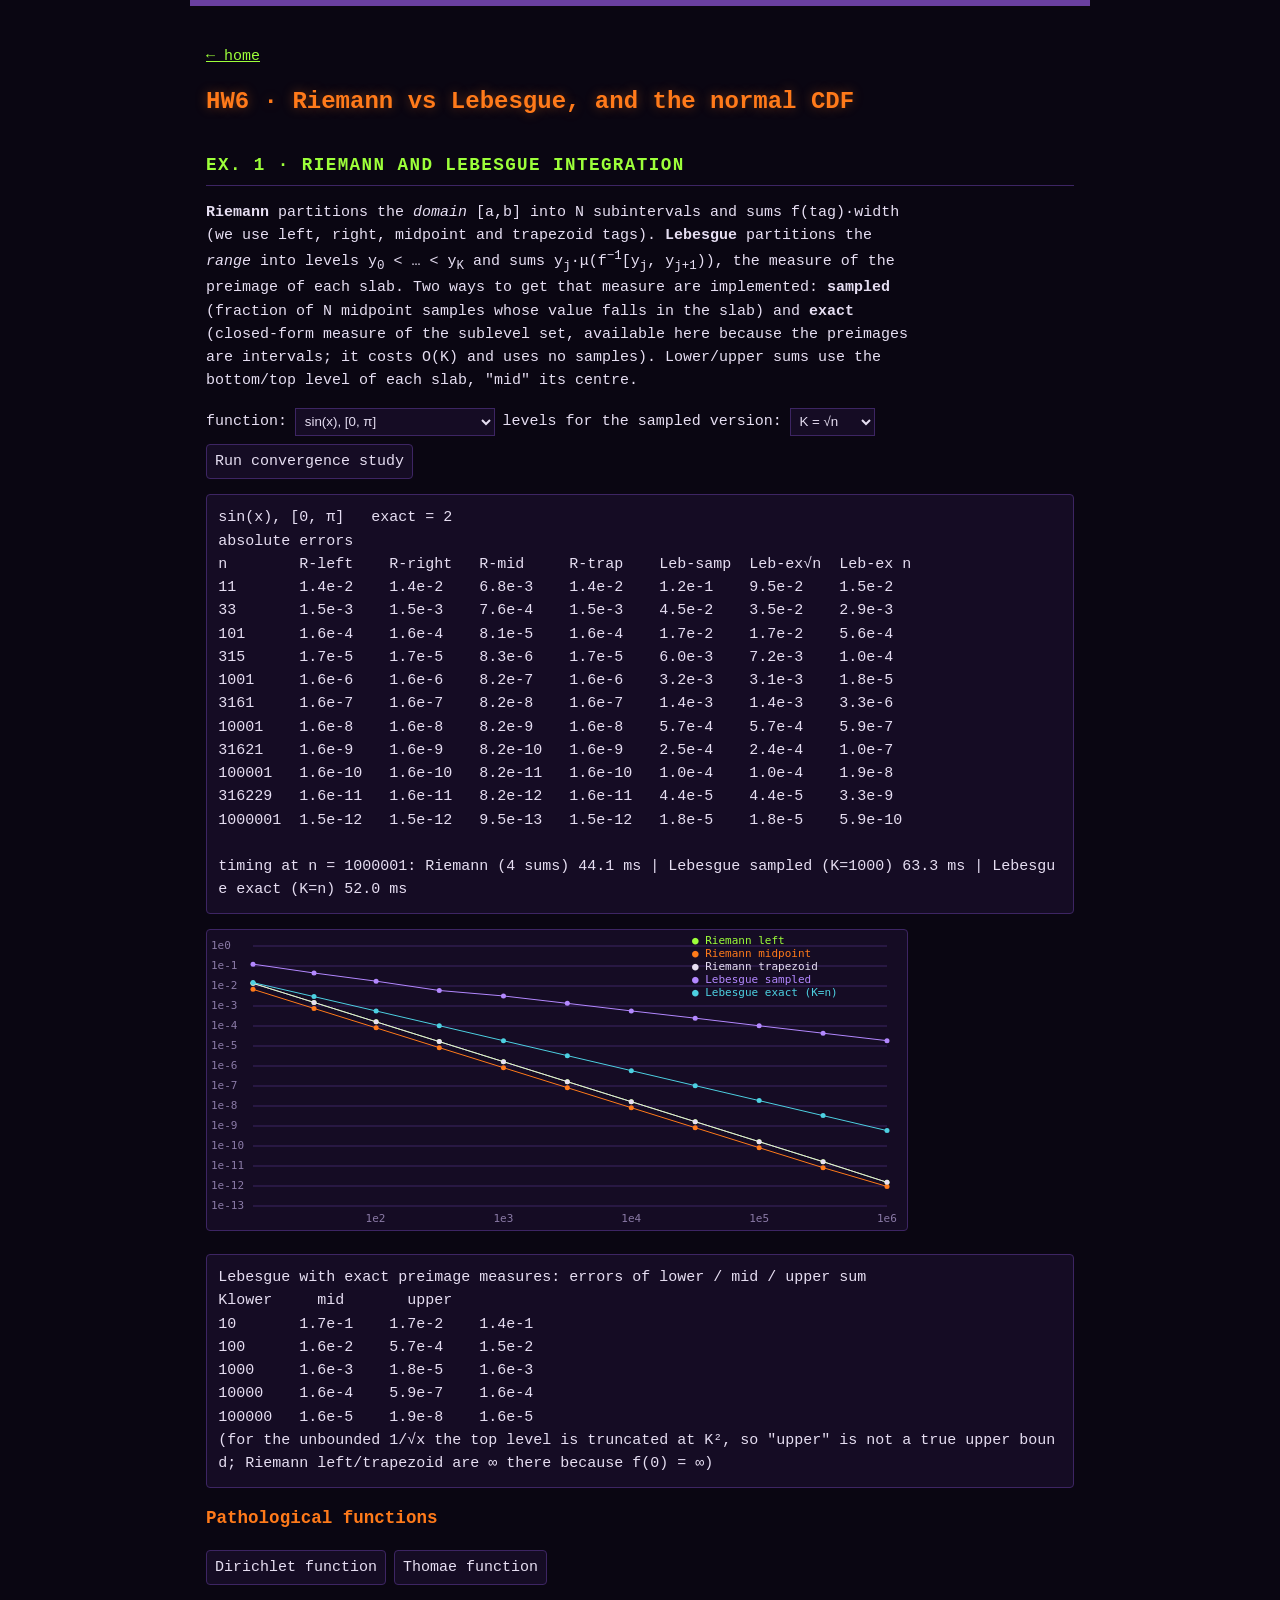
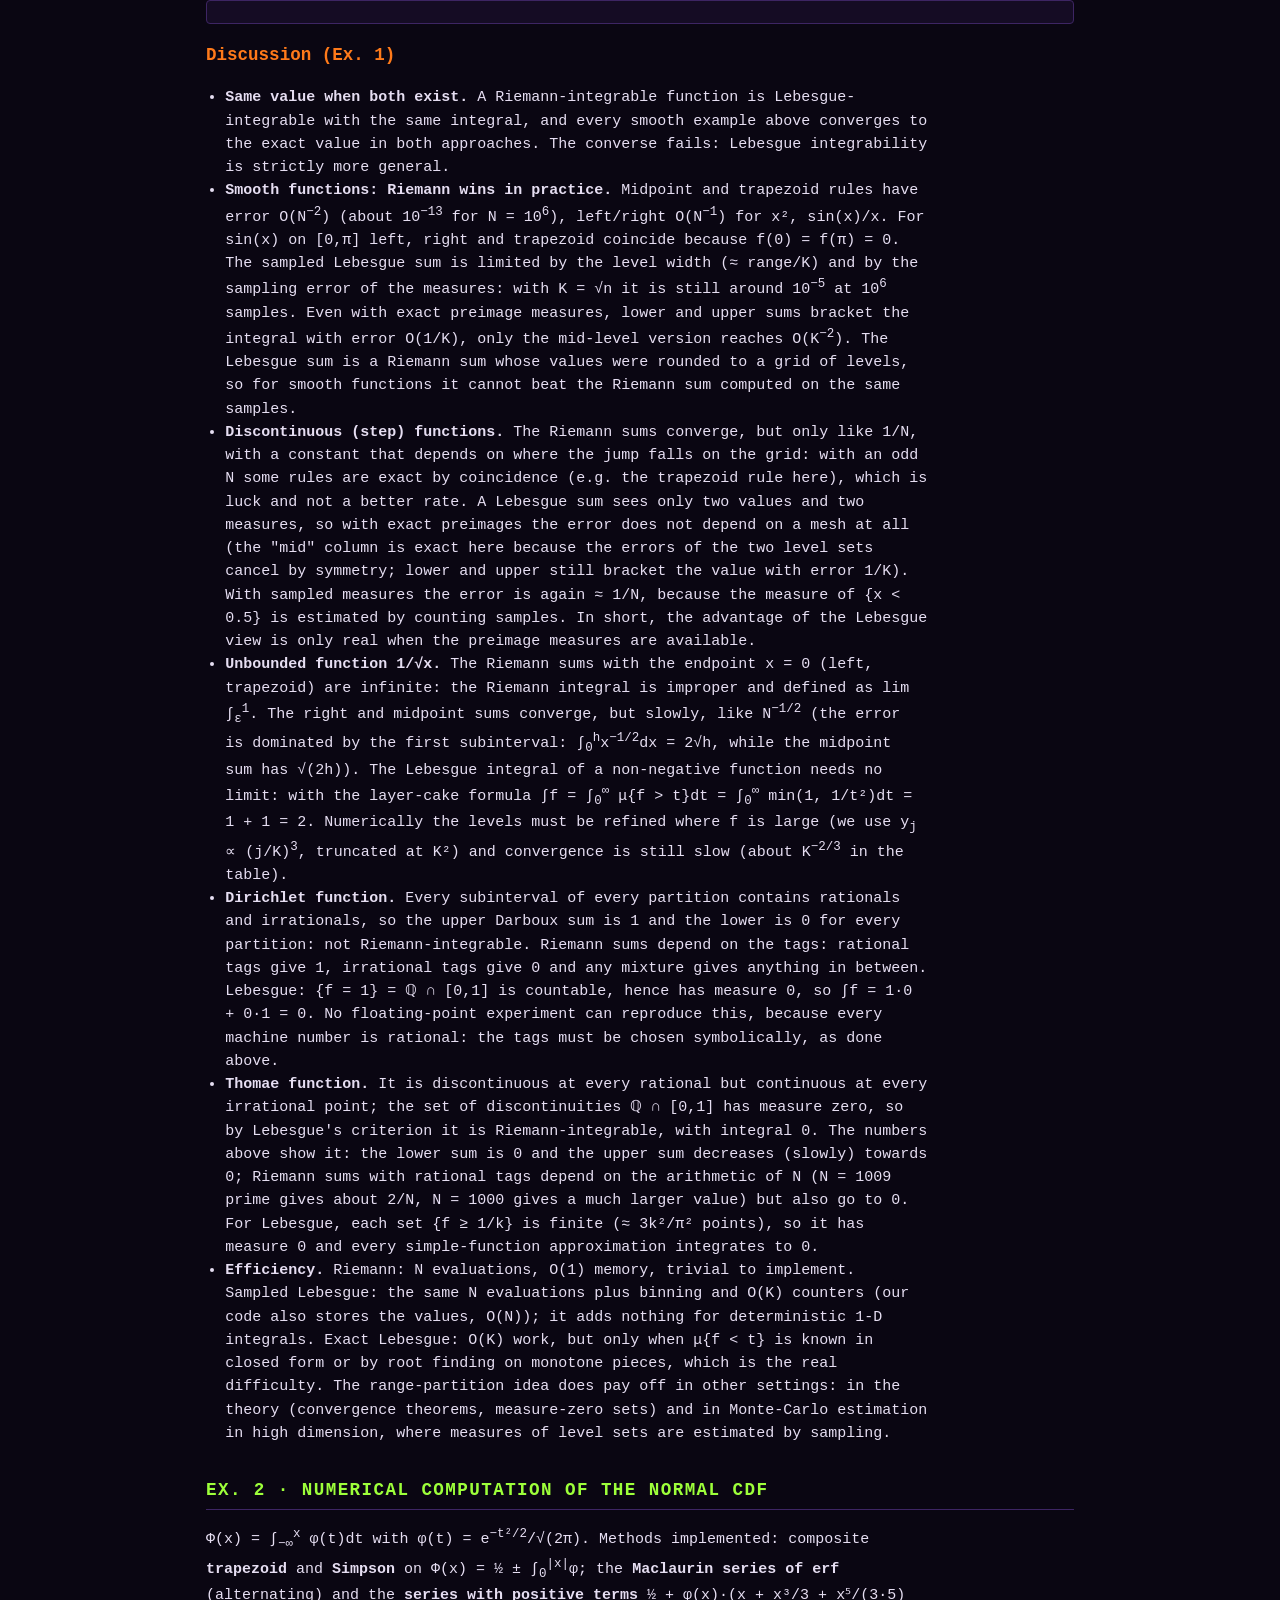
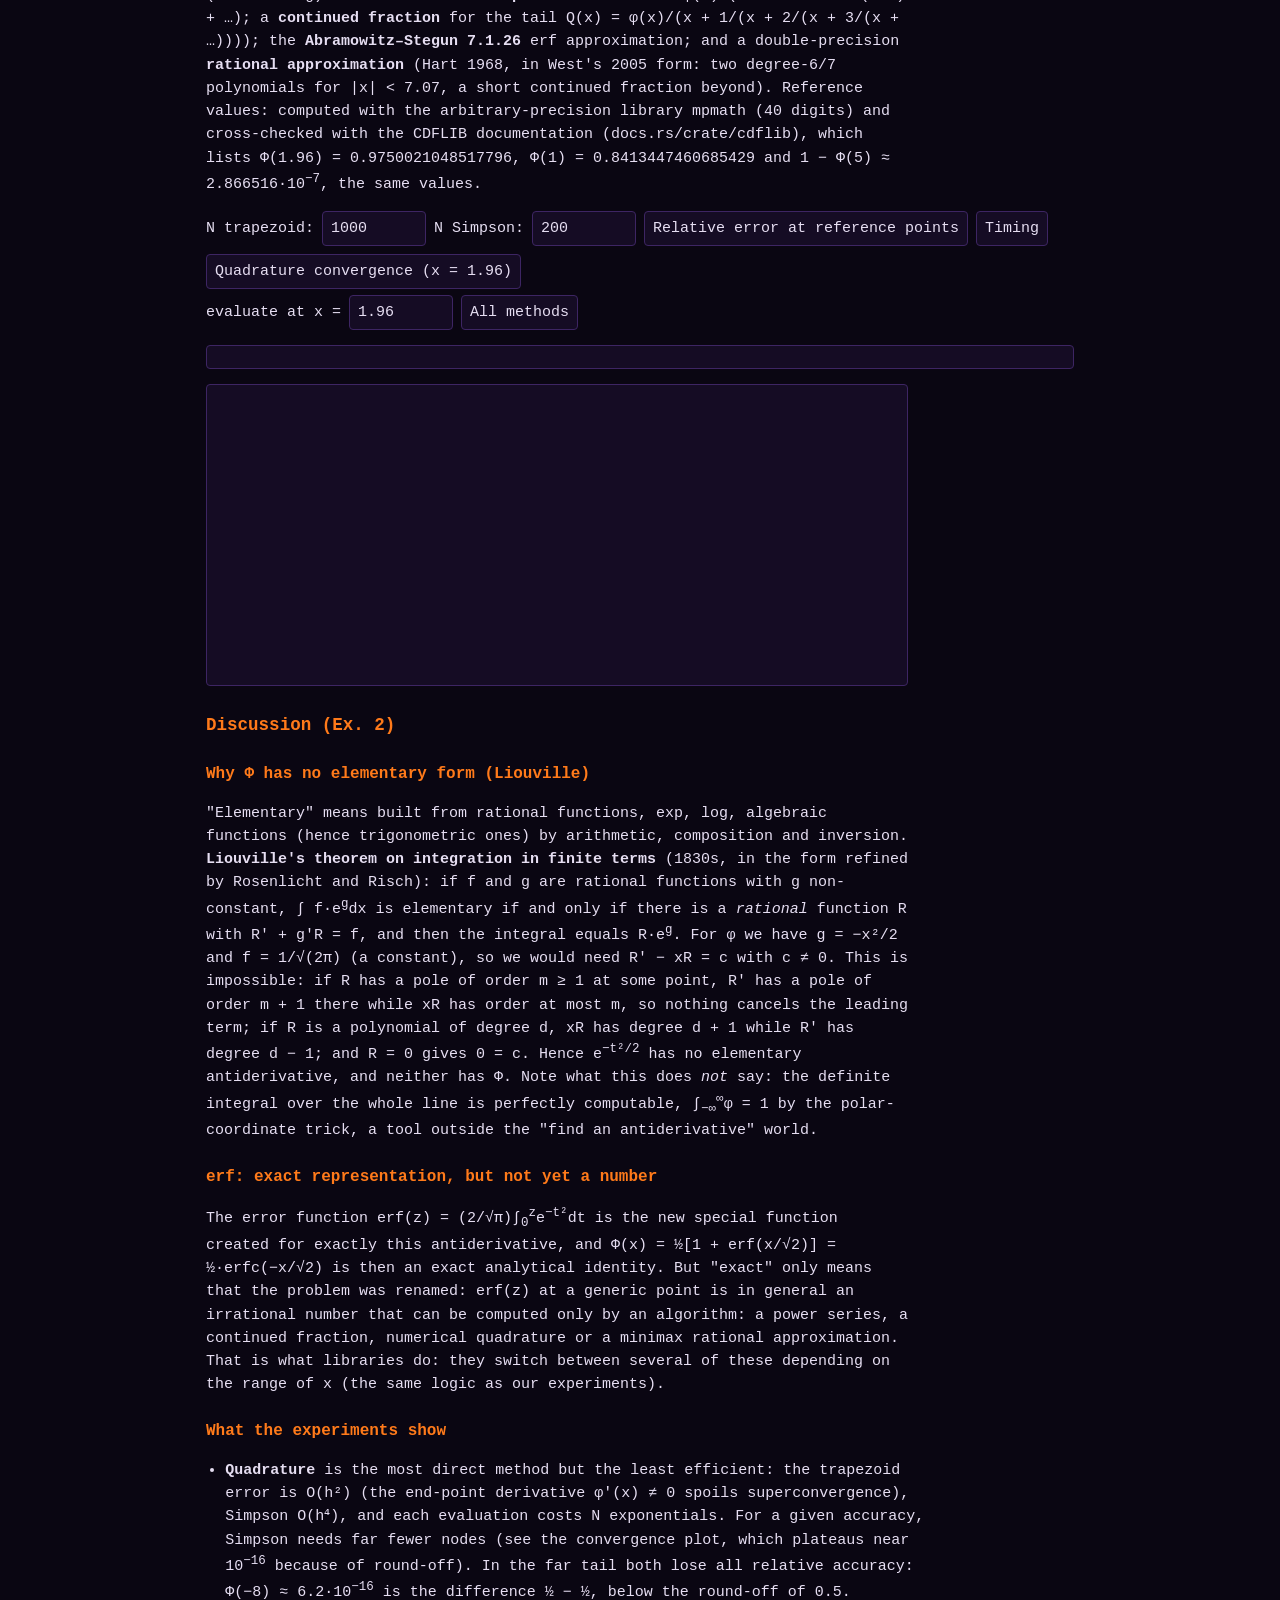
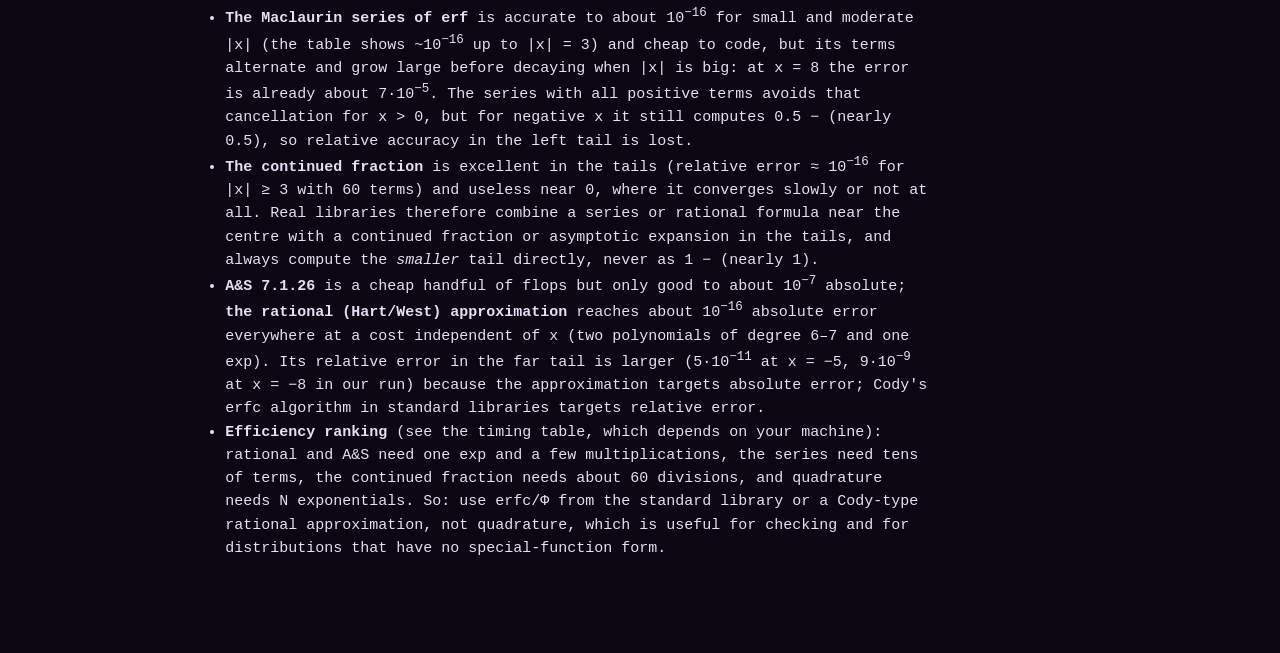
<file: hw6.html>
<!doctype html><html lang="en"><head><meta charset="utf-8"><meta name="viewport" content="width=device-width,initial-scale=1">
<title>HW6</title><link rel="stylesheet" href="style.css"><script src="integ.js"></script><script src="ncdf.js"></script>
<style>select{background:var(--card);color:var(--fg);border:1px solid var(--bd);padding:.3rem}</style></head><body>
<p><a href="index.html">← home</a></p>
<h1>HW6 · Riemann vs Lebesgue, and the normal CDF</h1>

<h2>Ex. 1 · Riemann and Lebesgue integration</h2>
<div class="txt"><p><b>Riemann</b> partitions the <i>domain</i> [a,b] into N subintervals and sums f(tag)·width (we use left, right, midpoint and trapezoid tags). <b>Lebesgue</b> partitions the <i>range</i> into levels y<sub>0</sub> &lt; … &lt; y<sub>K</sub> and sums y<sub>j</sub>·μ(f<sup>−1</sup>[y<sub>j</sub>, y<sub>j+1</sub>)), the measure of the preimage of each slab. Two ways to get that measure are implemented: <b>sampled</b> (fraction of N midpoint samples whose value falls in the slab) and <b>exact</b> (closed-form measure of the sublevel set, available here because the preimages are intervals; it costs O(K) and uses no samples). Lower/upper sums use the bottom/top level of each slab, "mid" its centre.</p></div>
<div class="row">function: <select id="fn"></select> levels for the sampled version:
<select id="km"><option value="sqrt">K = √n</option><option value="100">K = 100</option><option value="1000">K = 1000</option></select>
<button onclick="runInt()">Run convergence study</button></div>
<pre id="i1" style="max-height:none"></pre>
<canvas id="c1" width="700" height="300"></canvas>
<pre id="i2" style="max-height:none"></pre>

<h3 style="color:var(--ac2)">Pathological functions</h3>
<div class="row"><button onclick="dirichlet()">Dirichlet function</button><button onclick="thomae()">Thomae function</button></div>
<pre id="p1" style="max-height:none"></pre>

<h3 style="color:var(--ac2)">Discussion (Ex. 1)</h3>
<div class="txt">
<ul>
<li><b>Same value when both exist.</b> A Riemann-integrable function is Lebesgue-integrable with the same integral, and every smooth example above converges to the exact value in both approaches. The converse fails: Lebesgue integrability is strictly more general.</li>
<li><b>Smooth functions: Riemann wins in practice.</b> Midpoint and trapezoid rules have error O(N<sup>−2</sup>) (about 10<sup>−13</sup> for N = 10<sup>6</sup>), left/right O(N<sup>−1</sup>) for x², sin(x)/x. For sin(x) on [0,π] left, right and trapezoid coincide because f(0) = f(π) = 0. The sampled Lebesgue sum is limited by the level width (≈ range/K) and by the sampling error of the measures: with K = √n it is still around 10<sup>−5</sup> at 10<sup>6</sup> samples. Even with exact preimage measures, lower and upper sums bracket the integral with error O(1/K), only the mid-level version reaches O(K<sup>−2</sup>). The Lebesgue sum is a Riemann sum whose values were rounded to a grid of levels, so for smooth functions it cannot beat the Riemann sum computed on the same samples.</li>
<li><b>Discontinuous (step) functions.</b> The Riemann sums converge, but only like 1/N, with a constant that depends on where the jump falls on the grid: with an odd N some rules are exact by coincidence (e.g. the trapezoid rule here), which is luck and not a better rate. A Lebesgue sum sees only two values and two measures, so with exact preimages the error does not depend on a mesh at all (the "mid" column is exact here because the errors of the two level sets cancel by symmetry; lower and upper still bracket the value with error 1/K). With sampled measures the error is again ≈ 1/N, because the measure of {x &lt; 0.5} is estimated by counting samples. In short, the advantage of the Lebesgue view is only real when the preimage measures are available.</li>
<li><b>Unbounded function 1/√x.</b> The Riemann sums with the endpoint x = 0 (left, trapezoid) are infinite: the Riemann integral is improper and defined as lim ∫<sub>ε</sub><sup>1</sup>. The right and midpoint sums converge, but slowly, like N<sup>−1/2</sup> (the error is dominated by the first subinterval: ∫<sub>0</sub><sup>h</sup>x<sup>−1/2</sup>dx = 2√h, while the midpoint sum has √(2h)). The Lebesgue integral of a non-negative function needs no limit: with the layer-cake formula ∫f = ∫<sub>0</sub><sup>∞</sup> μ{f &gt; t}dt = ∫<sub>0</sub><sup>∞</sup> min(1, 1/t²)dt = 1 + 1 = 2. Numerically the levels must be refined where f is large (we use y<sub>j</sub> ∝ (j/K)<sup>3</sup>, truncated at K²) and convergence is still slow (about K<sup>−2/3</sup> in the table).</li>
<li><b>Dirichlet function.</b> Every subinterval of every partition contains rationals and irrationals, so the upper Darboux sum is 1 and the lower is 0 for every partition: not Riemann-integrable. Riemann sums depend on the tags: rational tags give 1, irrational tags give 0 and any mixture gives anything in between. Lebesgue: {f = 1} = ℚ ∩ [0,1] is countable, hence has measure 0, so ∫f = 1·0 + 0·1 = 0. No floating-point experiment can reproduce this, because every machine number is rational: the tags must be chosen symbolically, as done above.</li>
<li><b>Thomae function.</b> It is discontinuous at every rational but continuous at every irrational point; the set of discontinuities ℚ ∩ [0,1] has measure zero, so by Lebesgue's criterion it is Riemann-integrable, with integral 0. The numbers above show it: the lower sum is 0 and the upper sum decreases (slowly) towards 0; Riemann sums with rational tags depend on the arithmetic of N (N = 1009 prime gives about 2/N, N = 1000 gives a much larger value) but also go to 0. For Lebesgue, each set {f ≥ 1/k} is finite (≈ 3k²/π² points), so it has measure 0 and every simple-function approximation integrates to 0.</li>
<li><b>Efficiency.</b> Riemann: N evaluations, O(1) memory, trivial to implement. Sampled Lebesgue: the same N evaluations plus binning and O(K) counters (our code also stores the values, O(N)); it adds nothing for deterministic 1-D integrals. Exact Lebesgue: O(K) work, but only when μ{f &lt; t} is known in closed form or by root finding on monotone pieces, which is the real difficulty. The range-partition idea does pay off in other settings: in the theory (convergence theorems, measure-zero sets) and in Monte-Carlo estimation in high dimension, where measures of level sets are estimated by sampling.</li>
</ul></div>

<h2>Ex. 2 · Numerical computation of the normal CDF</h2>
<div class="txt"><p>Φ(x) = ∫<sub>−∞</sub><sup>x</sup> φ(t)dt with φ(t) = e<sup>−t²/2</sup>/√(2π). Methods implemented: composite <b>trapezoid</b> and <b>Simpson</b> on Φ(x) = ½ ± ∫<sub>0</sub><sup>|x|</sup>φ; the <b>Maclaurin series of erf</b> (alternating) and the <b>series with positive terms</b> ½ + φ(x)·(x + x³/3 + x⁵/(3·5) + …); a <b>continued fraction</b> for the tail Q(x) = φ(x)/(x + 1/(x + 2/(x + 3/(x + …)))); the <b>Abramowitz–Stegun 7.1.26</b> erf approximation; and a double-precision <b>rational approximation</b> (Hart 1968, in West's 2005 form: two degree-6/7 polynomials for |x| &lt; 7.07, a short continued fraction beyond). Reference values: computed with the arbitrary-precision library mpmath (40 digits) and cross-checked with the CDFLIB documentation (docs.rs/crate/cdflib), which lists Φ(1.96) = 0.9750021048517796, Φ(1) = 0.8413447460685429 and 1 − Φ(5) ≈ 2.866516·10<sup>−7</sup>, the same values.</p></div>
<div class="row">N trapezoid: <input id="nt" type="number" value="1000" min="2"> N Simpson: <input id="ns" type="number" value="200" min="2">
<button onclick="compare()">Relative error at reference points</button><button onclick="timing()">Timing</button><button onclick="conv()">Quadrature convergence (x = 1.96)</button></div>
<div class="row">evaluate at x = <input id="xv" type="number" value="1.96" step="0.1"><button onclick="evalx()">All methods</button></div>
<pre id="n1" style="max-height:none"></pre>
<canvas id="c2" width="700" height="300"></canvas>

<h3 style="color:var(--ac2)">Discussion (Ex. 2)</h3>
<div class="txt">
<h3>Why Φ has no elementary form (Liouville)</h3>
<p>"Elementary" means built from rational functions, exp, log, algebraic functions (hence trigonometric ones) by arithmetic, composition and inversion. <b>Liouville's theorem on integration in finite terms</b> (1830s, in the form refined by Rosenlicht and Risch): if f and g are rational functions with g non-constant, ∫ f·e<sup>g</sup>dx is elementary if and only if there is a <i>rational</i> function R with R′ + g′R = f, and then the integral equals R·e<sup>g</sup>. For φ we have g = −x²/2 and f = 1/√(2π) (a constant), so we would need R′ − xR = c with c ≠ 0. This is impossible: if R has a pole of order m ≥ 1 at some point, R′ has a pole of order m + 1 there while xR has order at most m, so nothing cancels the leading term; if R is a polynomial of degree d, xR has degree d + 1 while R′ has degree d − 1; and R = 0 gives 0 = c. Hence e<sup>−t²/2</sup> has no elementary antiderivative, and neither has Φ. Note what this does <i>not</i> say: the definite integral over the whole line is perfectly computable, ∫<sub>−∞</sub><sup>∞</sup>φ = 1 by the polar-coordinate trick, a tool outside the "find an antiderivative" world.</p>
<h3>erf: exact representation, but not yet a number</h3>
<p>The error function erf(z) = (2/√π)∫<sub>0</sub><sup>z</sup>e<sup>−t²</sup>dt is the new special function created for exactly this antiderivative, and Φ(x) = ½[1 + erf(x/√2)] = ½·erfc(−x/√2) is then an exact analytical identity. But "exact" only means that the problem was renamed: erf(z) at a generic point is in general an irrational number that can be computed only by an algorithm: a power series, a continued fraction, numerical quadrature or a minimax rational approximation. That is what libraries do: they switch between several of these depending on the range of x (the same logic as our experiments).</p>
<h3>What the experiments show</h3>
<ul>
<li><b>Quadrature</b> is the most direct method but the least efficient: the trapezoid error is O(h²) (the end-point derivative φ′(x) ≠ 0 spoils superconvergence), Simpson O(h⁴), and each evaluation costs N exponentials. For a given accuracy, Simpson needs far fewer nodes (see the convergence plot, which plateaus near 10<sup>−16</sup> because of round-off). In the far tail both lose all relative accuracy: Φ(−8) ≈ 6.2·10<sup>−16</sup> is the difference ½ − ½, below the round-off of 0.5.</li>
<li><b>The Maclaurin series of erf</b> is accurate to about 10<sup>−16</sup> for small and moderate |x| (the table shows ~10<sup>−16</sup> up to |x| = 3) and cheap to code, but its terms alternate and grow large before decaying when |x| is big: at x = 8 the error is already about 7·10<sup>−5</sup>. The series with all positive terms avoids that cancellation for x &gt; 0, but for negative x it still computes 0.5 − (nearly 0.5), so relative accuracy in the left tail is lost.</li>
<li><b>The continued fraction</b> is excellent in the tails (relative error ≈ 10<sup>−16</sup> for |x| ≥ 3 with 60 terms) and useless near 0, where it converges slowly or not at all. Real libraries therefore combine a series or rational formula near the centre with a continued fraction or asymptotic expansion in the tails, and always compute the <i>smaller</i> tail directly, never as 1 − (nearly 1).</li>
<li><b>A&S 7.1.26</b> is a cheap handful of flops but only good to about 10<sup>−7</sup> absolute; <b>the rational (Hart/West) approximation</b> reaches about 10<sup>−16</sup> absolute error everywhere at a cost independent of x (two polynomials of degree 6–7 and one exp). Its relative error in the far tail is larger (5·10<sup>−11</sup> at x = −5, 9·10<sup>−9</sup> at x = −8 in our run) because the approximation targets absolute error; Cody's erfc algorithm in standard libraries targets relative error.</li>
<li><b>Efficiency ranking</b> (see the timing table, which depends on your machine): rational and A&S need one exp and a few multiplications, the series need tens of terms, the continued fraction needs about 60 divisions, and quadrature needs N exponentials. So: use erfc/Φ from the standard library or a Cody-type rational approximation, not quadrature, which is useful for checking and for distributions that have no special-function form.</li>
</ul></div>

<script>
const $=id=>document.getElementById(id);
const ex=v=>v===0?'0':!isFinite(v)?'∞':v.toExponential(1);
Object.keys(INT.F).forEach(k=>{const o=document.createElement('option');o.value=k;o.textContent=INT.F[k].name;$('fn').appendChild(o)});
function loglog(id,series){
  const c=$(id),g=c.getContext('2d'),W=c.width,H=c.height,pos=v=>isFinite(v)&&v!==undefined;
  const xs=series.flatMap(s=>s.xs),ys=series.flatMap(s=>s.ys.filter(pos).map(v=>Math.max(v,1e-17)));
  const lx=Math.log10(Math.min(...xs)),hx=Math.log10(Math.max(...xs)),ly=Math.floor(Math.log10(Math.min(...ys))),hy=Math.ceil(Math.log10(Math.max(...ys)));
  const X=v=>46+(Math.log10(v)-lx)/Math.max(hx-lx,1e-9)*(W-66),Y=v=>H-24-(Math.log10(Math.max(v,1e-17))-ly)/Math.max(hy-ly,1)*(H-40);
  g.clearRect(0,0,W,H);g.font='11px monospace';g.strokeStyle='#3d2563';g.fillStyle='#8a7aa6';
  for(let e=ly;e<=hy;e++){g.beginPath();g.moveTo(46,Y(10**e));g.lineTo(W-20,Y(10**e));g.stroke();g.fillText('1e'+e,4,Y(10**e)+3)}
  for(let e=Math.ceil(lx);e<=Math.floor(hx);e++)g.fillText('1e'+e,X(10**e)-10,H-8);
  series.forEach((s,k)=>{g.strokeStyle=g.fillStyle=s.col;g.beginPath();let st=false;s.xs.forEach((x,i)=>{const y=s.ys[i];if(!pos(y)){st=false;return}st?g.lineTo(X(x),Y(y)):g.moveTo(X(x),Y(y));st=true});g.stroke();
    s.xs.forEach((x,i)=>{if(pos(s.ys[i])){g.beginPath();g.arc(X(x),Y(s.ys[i]),2.5,0,7);g.fill()}});g.fillText('● '+s.label,W-215,14+13*k)});
}
const KMODE=n=>{const m=$('km').value;return m==='sqrt'?Math.max(2,Math.round(Math.sqrt(n))):+m};
function tm(f,reps=1){let b=Infinity;for(let i=0;i<reps;i++){const t=performance.now();f();b=Math.min(b,performance.now()-t)}return b}
function runInt(){
  const fn=INT.F[$('fn').value],ns=[11,33,101,315,1001,3161,10001,31621,100001,316229,1000001],S={l:[],m:[],t:[],ls:[],le:[]};
  let o=`${fn.name}   exact = ${fn.exact}\nabsolute errors\n`+'n'.padEnd(9)+'R-left'.padEnd(10)+'R-right'.padEnd(10)+'R-mid'.padEnd(10)+'R-trap'.padEnd(10)+'Leb-samp'.padEnd(10)+'Leb-ex√n'.padEnd(10)+'Leb-ex n\n';
  ns.forEach(n=>{const r=INT.riemann(fn,n),ls=INT.lebesgue(fn,n,KMODE(n)),le1=INT.lebesgueExact(fn,Math.max(2,Math.round(Math.sqrt(n)))),le2=INT.lebesgueExact(fn,n),e=v=>Math.abs(v-fn.exact);
    o+=String(n).padEnd(9)+[e(r.left),e(r.right),e(r.mid),e(r.trap),e(ls.mid),e(le1.mid),e(le2.mid)].map(v=>ex(v).padEnd(10)).join('')+'\n';
    S.l.push(e(r.left));S.m.push(e(r.mid));S.t.push(e(r.trap));S.ls.push(e(ls.mid));S.le.push(e(le2.mid))});
  const n=ns[ns.length-1];
  o+=`\ntiming at n = ${n}: Riemann (4 sums) ${tm(()=>INT.riemann(fn,n)).toFixed(1)} ms | Lebesgue sampled (K=${KMODE(n)}) ${tm(()=>INT.lebesgue(fn,n,KMODE(n))).toFixed(1)} ms | Lebesgue exact (K=n) ${tm(()=>INT.lebesgueExact(fn,n)).toFixed(1)} ms`;
  $('i1').textContent=o;
  loglog('c1',[{xs:ns,ys:S.l,col:'#9dff3a',label:'Riemann left'},{xs:ns,ys:S.m,col:'#ff7a1a',label:'Riemann midpoint'},{xs:ns,ys:S.t,col:'#e6def2',label:'Riemann trapezoid'},{xs:ns,ys:S.ls,col:'#b388ff',label:'Lebesgue sampled'},{xs:ns,ys:S.le,col:'#4dd0e1',label:'Lebesgue exact (K=n)'}]);
  let p='Lebesgue with exact preimage measures: errors of lower / mid / upper sum\nK'.padEnd(9)+'lower'.padEnd(10)+'mid'.padEnd(10)+'upper\n';
  [10,100,1000,10000,100000].forEach(K=>{const r=INT.lebesgueExact(fn,K);p+=String(K).padEnd(9)+[r.lower,r.mid,r.upper].map(v=>ex(Math.abs(v-fn.exact)).padEnd(10)).join('')+'\n'});
  $('i2').textContent=p+'(for the unbounded 1/√x the top level is truncated at K², so "upper" is not a true upper bound; Riemann left/trapezoid are ∞ there because f(0) = ∞)';
}
function dirichlet(){
  let o='DIRICHLET  f = 1 on rationals, 0 on irrationals, on [0,1]\n\nN       rational tags   irrational tags   random tags (30% rational)   Darboux upper   Darboux lower\n';
  [10,100,1000,10000].forEach(N=>{let k=0;for(let i=0;i<N;i++)if(Math.random()<0.3)k++;o+=String(N).padEnd(8)+'1'.padEnd(16)+'0'.padEnd(18)+(k/N).toFixed(3).padEnd(29)+'1'.padEnd(16)+'0\n'});
  o+='\nRiemann sums can be made to converge to anything in [0,1] by choosing the tags → no Riemann integral (upper 1 ≠ lower 0 for every partition).\nLebesgue: {f = 1} = Q ∩ [0,1] is countable, mu = 0  ⇒  ∫ f = 1·0 + 0·1 = 0.';
  $('p1').textContent=o}
const gcd=(a,b)=>b?gcd(b,a%b):a;
function thomae(){
  let o='THOMAE  f(p/q) = 1/q (lowest terms), 0 on irrationals, on [0,1]  (f(0) = f(1) = 1)\n\nN       Riemann (rational tags i/N)   Riemann (irrational tags)   Darboux upper U_N   Darboux lower\n';
  [10,50,97,100,360,1000,1009,3000].forEach(N=>{let s=0,U=0;for(let i=1;i<=N;i++){s+=gcd(i,N)/N;let q=1;while(Math.floor(i*q/N)<Math.ceil((i-1)*q/N))q++;U+=1/q}
    o+=String(N).padEnd(8)+(s/N).toFixed(5).padEnd(30)+'0'.padEnd(28)+(U/N).toFixed(5).padEnd(20)+'0\n'});
  const K=1000,phi=Array.from({length:K+1},(_,i)=>i);for(let p=2;p<=K;p++)if(phi[p]===p)for(let m=p;m<=K;m+=p)phi[m]-=phi[m]/p;
  o+='\nLebesgue view: C_k = #{x in [0,1]: f(x) ≥ 1/k} = 1 + Σ_{q≤k} φ(q), a FINITE set ⇒ measure 0\nk       C_k       3k²/π²\n';
  let c=1,kk=0;[1,2,3,5,10,20,50,100,300,1000].forEach(k=>{for(let q=kk+1;q<=k;q++)c+=phi[q];kk=k;o+=String(k).padEnd(8)+String(c).padEnd(10)+(3*k*k/Math.PI**2).toFixed(1)+'\n'});
  o+='\nEvery simple function s_k = Σ_{j≤k}(1/j − 1/(j+1))·1{f ≥ 1/j} has ∫ s_k = 0 and s_k ↑ f  ⇒  ∫ f = 0 (and the Riemann integral is 0 too: the discontinuity set Q has measure zero).';
  $('p1').textContent=o}

const REF=[[0,'0.5'],[0.5,'0.6914624612740131036377046'],[1,'0.8413447460685429485852325'],[1.96,'0.9750021048517795637871763'],[3,'0.9986501019683699054733482'],[5,'0.9999997133484281208060883'],[8,'0.9999999999999993779039426'],[-1,'0.1586552539314570514147675'],[-3,'0.001349898031630094526651815'],[-5,'0.0000002866515718791939116737523'],[-8,'6.220960574271784123515995e-16']];
const methods=()=>{const Nt=Math.max(2,+$('nt').value|0),Ns=Math.max(2,+$('ns').value|0);return{[`trapezoid N=${Nt}`]:x=>NCDF.trapezoid(x,Nt),[`Simpson N=${Ns}`]:x=>NCDF.simpson(x,Ns),'erf series':NCDF.viaErfSeries,'pos. series':NCDF.positiveSeries,'cont.fraction':x=>Math.abs(x)>=2?NCDF.continuedFraction(x,60):NaN,'A&S 7.1.26':NCDF.abramowitzStegun,'rational':NCDF.rational}};
function compare(){
  const M=methods();let o='relative error |Φ_method − Φ_ref| / Φ_ref   (reference: mpmath, 40 digits)\n'+'x'.padEnd(6)+'Φ_ref'.padEnd(22)+Object.keys(M).map(k=>k.padEnd(18)).join('')+'\n';
  REF.forEach(([x,r])=>{const R=Number(r);o+=String(x).padEnd(6)+r.slice(0,20).padEnd(22)+Object.values(M).map(f=>{const v=f(x);return (isNaN(v)?'–':ex(Math.abs(v-R)/R)).padEnd(18)}).join('')+'\n'});
  $('n1').textContent=o+'\n(the reference itself is rounded to a double: ~1e-16 is the floor; the continued fraction is only meant for |x| ≥ 3)'}
function evalx(){
  const x=+$('xv').value,M=methods();let o=`x = ${x}\n`;const ref=NCDF.rational(x);
  Object.entries(M).forEach(([k,f])=>{const v=f(x);o+=k.padEnd(20)+(isNaN(v)?'n/a (needs |x| ≥ 2)':v.toPrecision(17)+'   diff vs rational: '+ex(Math.abs(v-ref))+'\n')});
  $('n1').textContent=o}
function timing(){
  const M=methods(),xs=Array.from({length:2000},()=>Math.random()*12-6);let o='time per call, x uniform in [−6, 6]\n';
  Object.entries(M).forEach(([k,f])=>{const reps=k.startsWith('trap')||k.startsWith('Simp')?3:60;let sink=0;const t=tm(()=>{for(let r=0;r<reps;r++)for(const x of xs)sink+=f(x)||0},1)/(reps*xs.length)*1000;o+=k.padEnd(22)+(t<1?(t*1000).toFixed(0)+' ns':t.toFixed(2)+' µs')+'\n'});
  $('n1').textContent=o+'\n(the continued fraction is timed with 60 terms, including |x| < 2 where its result is meaningless)'}
function conv(){
  const x=1.96,R=0.9750021048517795637871763,Ns=Array.from({length:14},(_,i)=>2**(i+1));
  loglog('c2',[{xs:Ns,ys:Ns.map(n=>Math.abs(NCDF.trapezoid(x,n)-R)/R),col:'#9dff3a',label:'trapezoid (slope −2)'},{xs:Ns,ys:Ns.map(n=>Math.abs(NCDF.simpson(x,n)-R)/R),col:'#ff7a1a',label:'Simpson (slope −4)'}]);
  $('n1').textContent='relative error of Φ(1.96) against the number of subintervals N (log–log). The curves flatten around 1e-16 (round-off).'}
runInt();
</script></body></html>
</file>
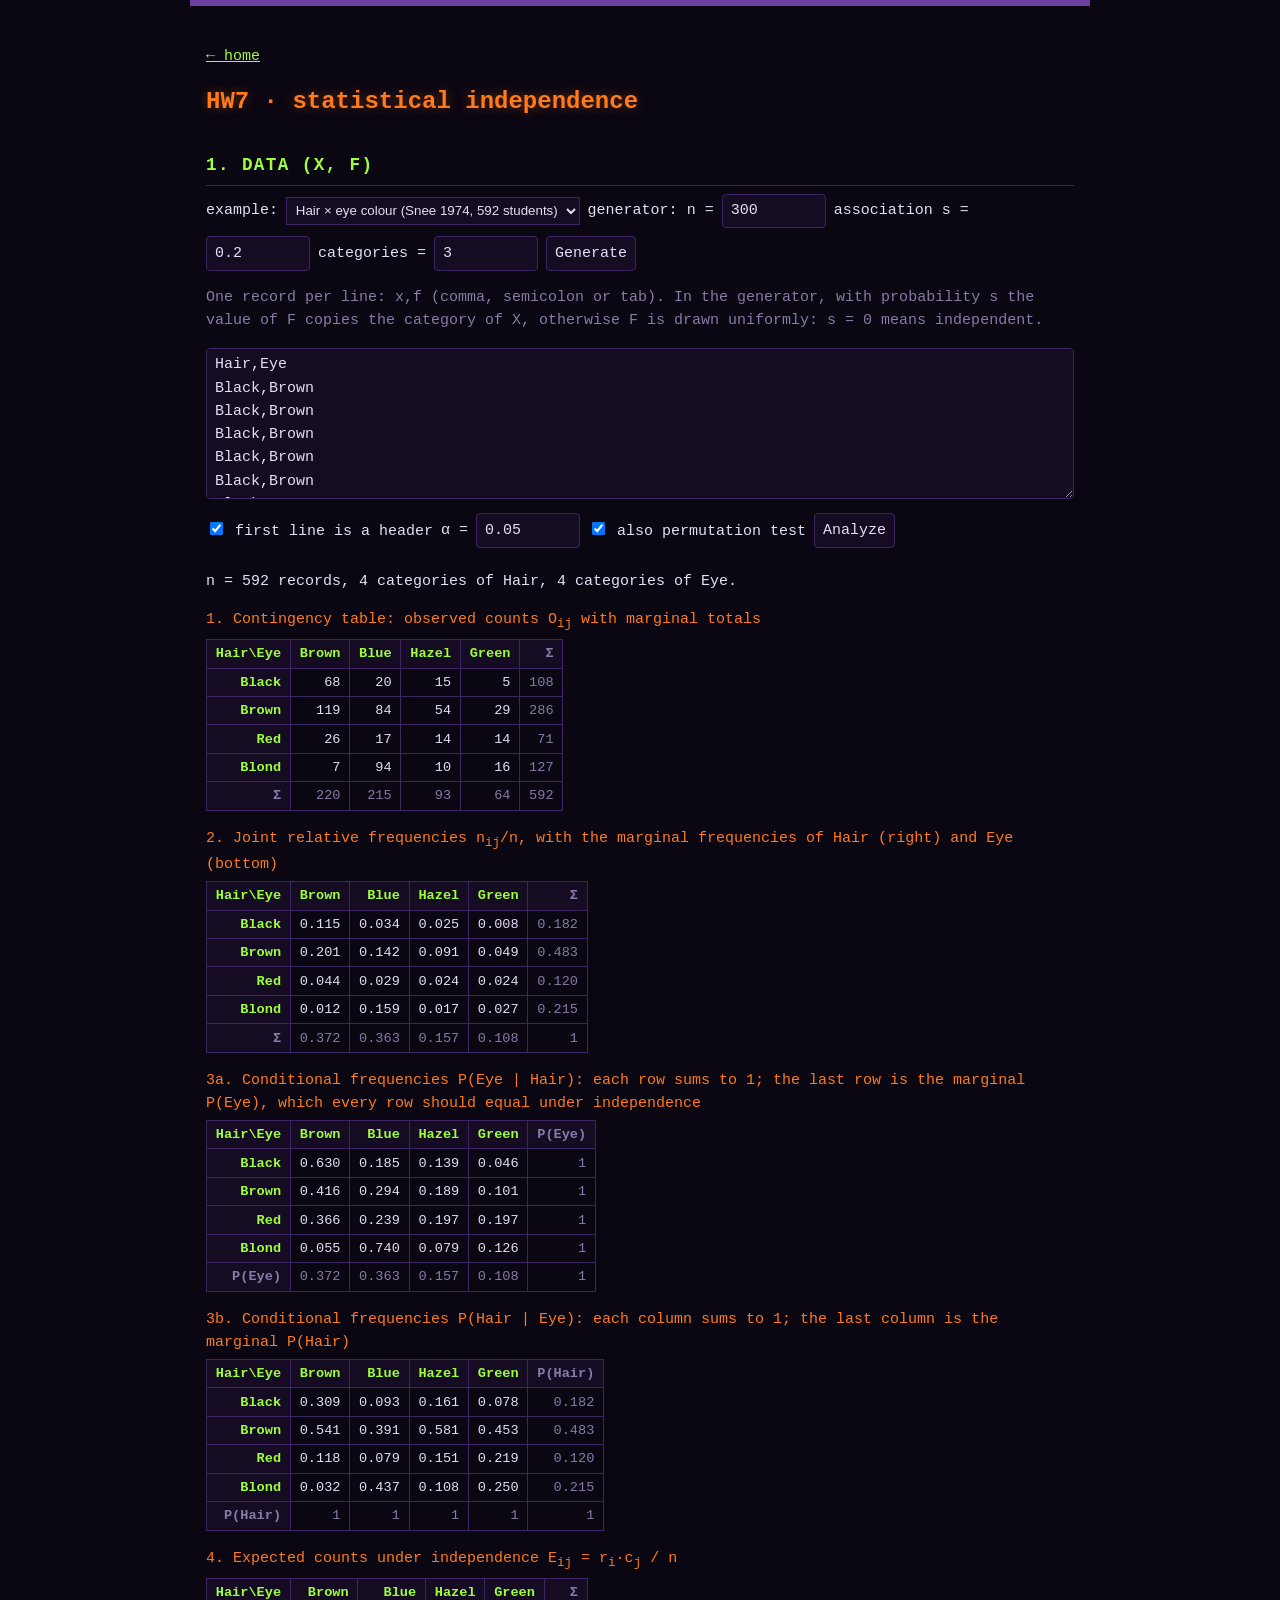
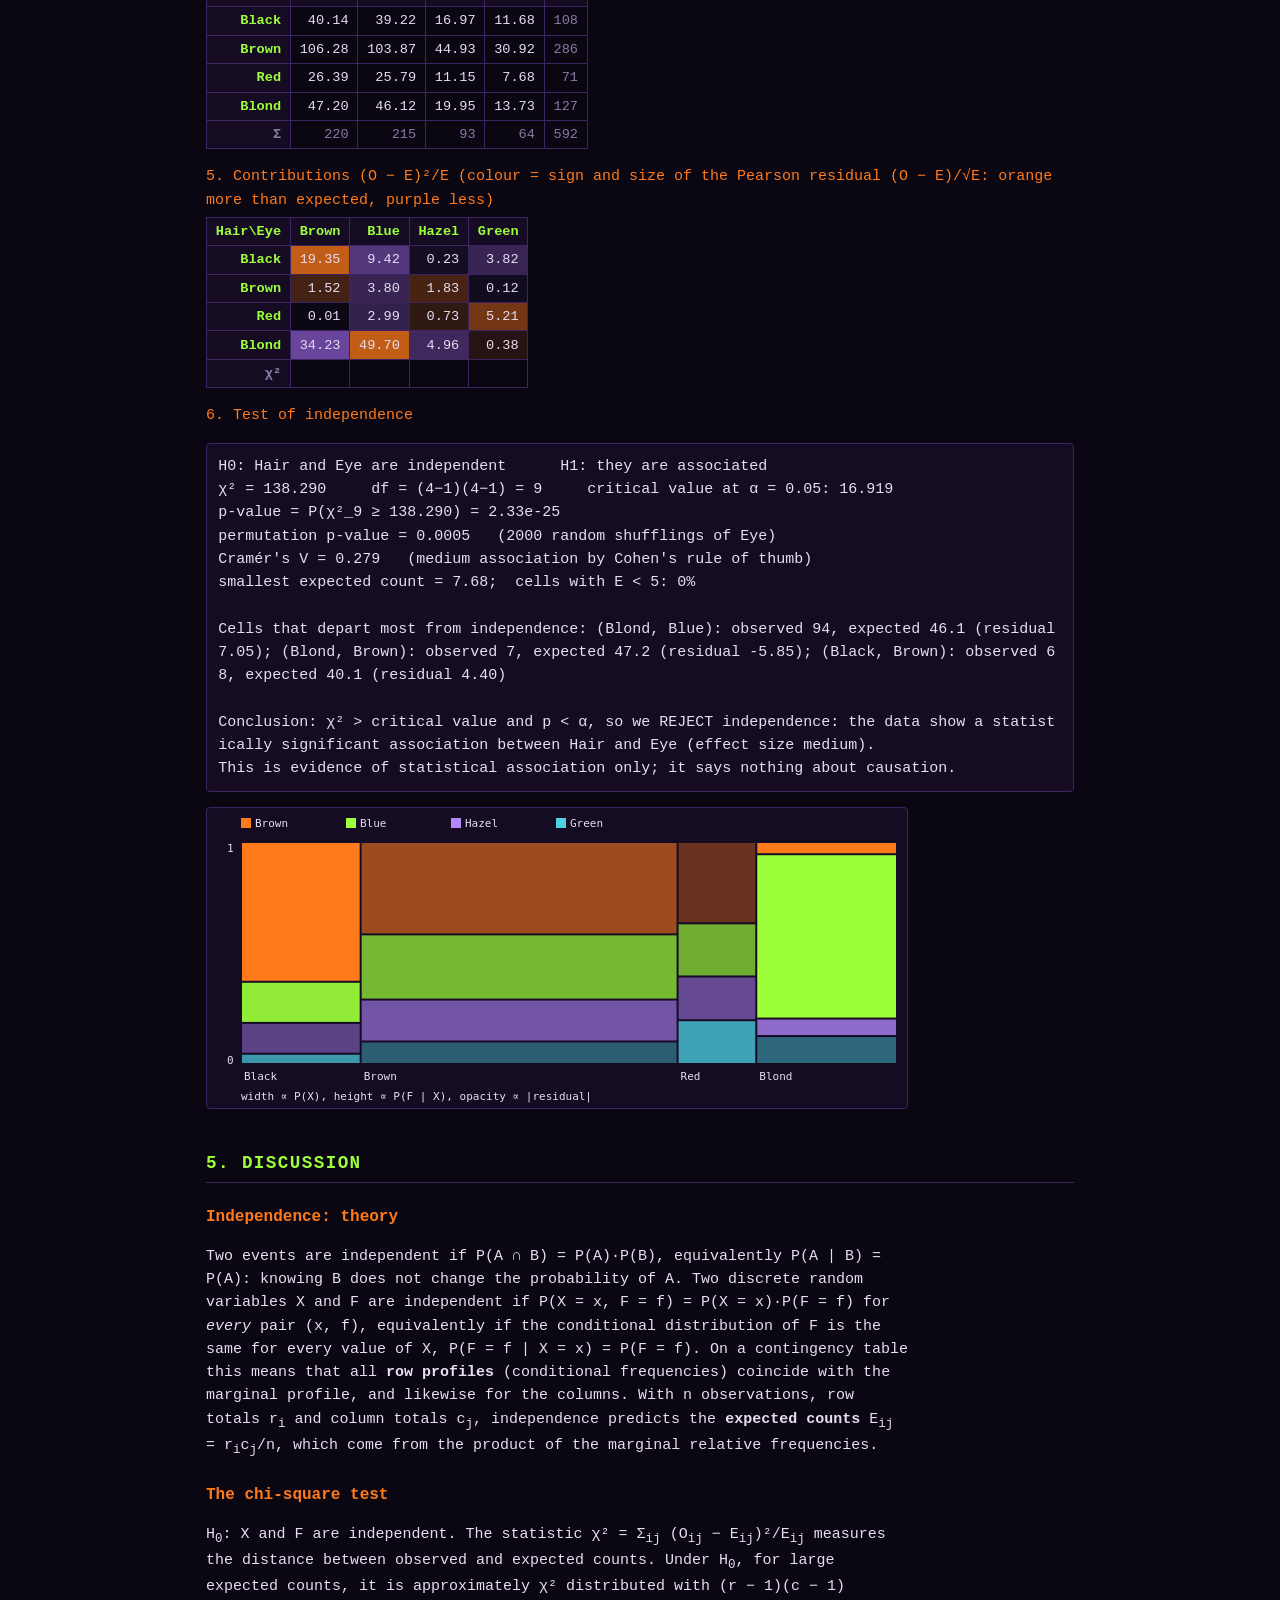
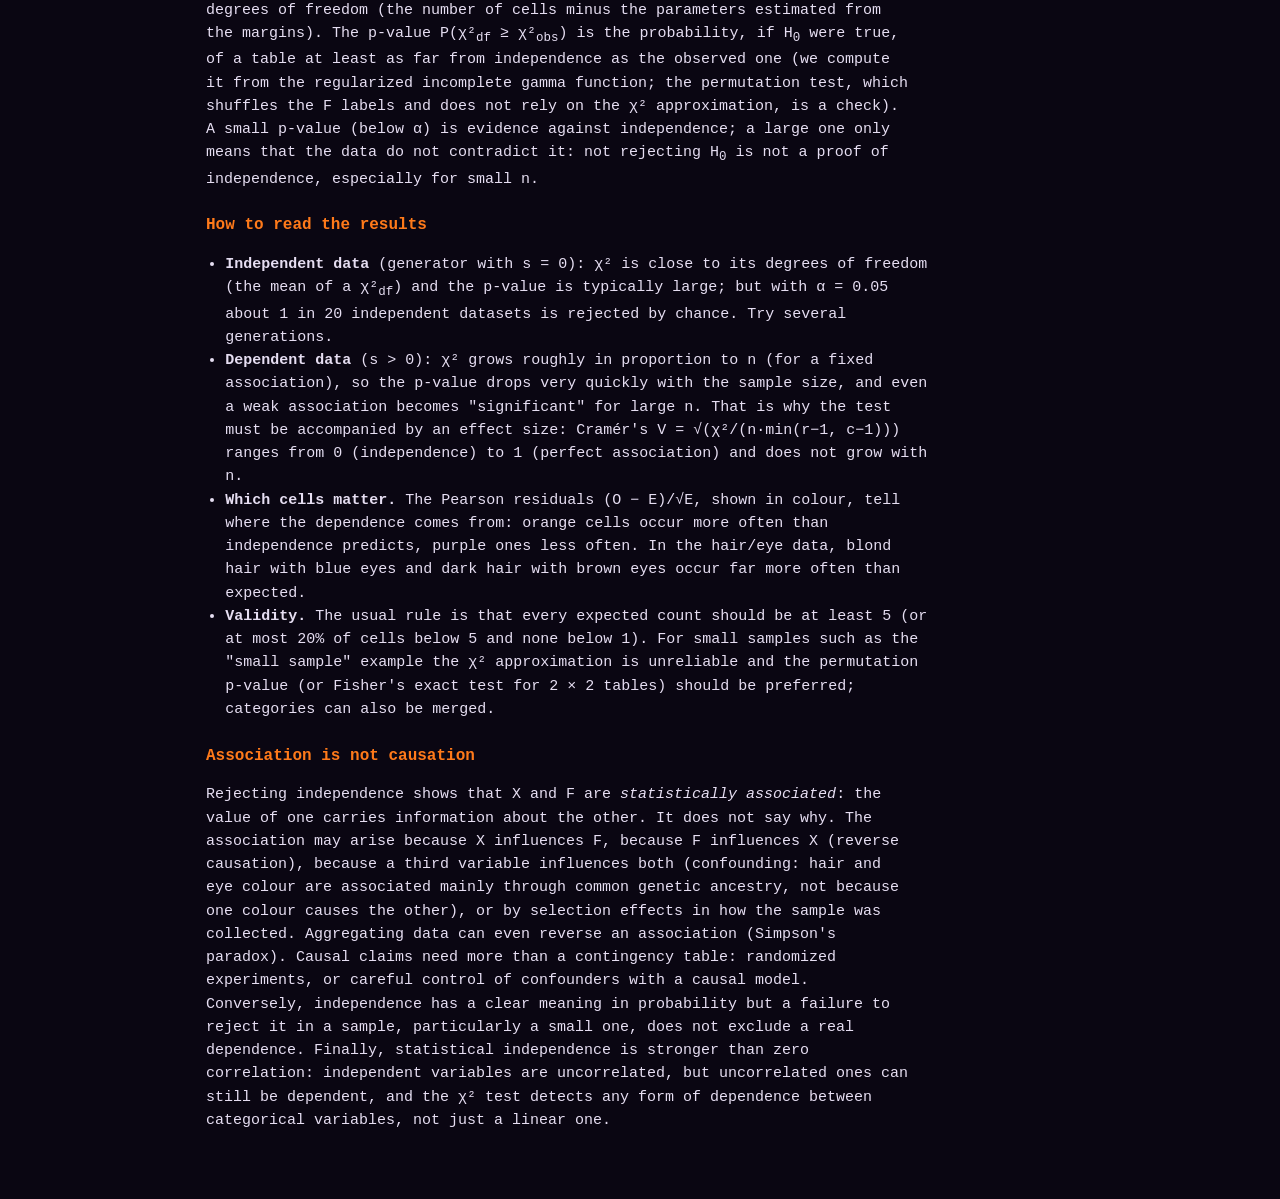
<file: hw7.html>
<!doctype html><html lang="en"><head><meta charset="utf-8"><meta name="viewport" content="width=device-width,initial-scale=1">
<title>HW7</title><link rel="stylesheet" href="style.css"><script src="indep.js"></script>
<style>select{background:var(--card);color:var(--fg);border:1px solid var(--bd);padding:.3rem}
table{border-collapse:collapse;margin:.3rem 0 1rem;font-size:.85rem}td,th{border:1px solid var(--bd);padding:.2rem .55rem;text-align:right}th{color:var(--ac);background:var(--card)}.tot{color:var(--dim)}
.cap{color:var(--ac2);margin:.9rem 0 .1rem}.sc{overflow-x:auto}</style></head><body>
<p><a href="index.html">← home</a></p>
<h1>HW7 · statistical independence</h1>

<h2>1. Data (X, F)</h2>
<div class="row">example: <select id="ex" onchange="loadEx()">
<option value="hair">Hair × eye colour (Snee 1974, 592 students)</option>
<option value="ind">Simulated: independent variables (n = 300)</option>
<option value="dep">Simulated: dependent variables (n = 300)</option>
<option value="small">Simulated: small sample (n = 30)</option></select>
generator: n = <input id="gn" type="number" value="300" min="10"> association s = <input id="gs" type="number" value="0.2" step="0.05" min="0" max="1"> categories = <input id="gk" type="number" value="3" min="2" max="5">
<button onclick="gen()">Generate</button></div>
<p class="dim">One record per line: <code>x,f</code> (comma, semicolon or tab). In the generator, with probability s the value of F copies the category of X, otherwise F is drawn uniformly: s = 0 means independent.</p>
<textarea id="data" rows="6" style="width:100%"></textarea>
<div class="row"><label><input type="checkbox" id="hd" checked> first line is a header</label> α = <input id="al" type="number" value="0.05" step="0.01" min="0.0001" max="0.5">
<label><input type="checkbox" id="pm" checked> also permutation test</label><button onclick="analyze()">Analyze</button></div>

<div id="out" class="sc"></div>
<canvas id="mo" width="700" height="300"></canvas>

<h2>5. Discussion</h2>
<div class="txt">
<h3>Independence: theory</h3>
<p>Two events are independent if P(A ∩ B) = P(A)·P(B), equivalently P(A | B) = P(A): knowing B does not change the probability of A. Two discrete random variables X and F are independent if P(X = x, F = f) = P(X = x)·P(F = f) for <i>every</i> pair (x, f), equivalently if the conditional distribution of F is the same for every value of X, P(F = f | X = x) = P(F = f). On a contingency table this means that all <b>row profiles</b> (conditional frequencies) coincide with the marginal profile, and likewise for the columns. With n observations, row totals r<sub>i</sub> and column totals c<sub>j</sub>, independence predicts the <b>expected counts</b> E<sub>ij</sub> = r<sub>i</sub>c<sub>j</sub>/n, which come from the product of the marginal relative frequencies.</p>
<h3>The chi-square test</h3>
<p>H<sub>0</sub>: X and F are independent. The statistic χ² = Σ<sub>ij</sub> (O<sub>ij</sub> − E<sub>ij</sub>)²/E<sub>ij</sub> measures the distance between observed and expected counts. Under H<sub>0</sub>, for large expected counts, it is approximately χ² distributed with (r − 1)(c − 1) degrees of freedom (the number of cells minus the parameters estimated from the margins). The p-value P(χ²<sub>df</sub> ≥ χ²<sub>obs</sub>) is the probability, if H<sub>0</sub> were true, of a table at least as far from independence as the observed one (we compute it from the regularized incomplete gamma function; the permutation test, which shuffles the F labels and does not rely on the χ² approximation, is a check). A small p-value (below α) is evidence against independence; a large one only means that the data do not contradict it: not rejecting H<sub>0</sub> is not a proof of independence, especially for small n.</p>
<h3>How to read the results</h3>
<ul>
<li><b>Independent data</b> (generator with s = 0): χ² is close to its degrees of freedom (the mean of a χ²<sub>df</sub>) and the p-value is typically large; but with α = 0.05 about 1 in 20 independent datasets is rejected by chance. Try several generations.</li>
<li><b>Dependent data</b> (s &gt; 0): χ² grows roughly in proportion to n (for a fixed association), so the p-value drops very quickly with the sample size, and even a weak association becomes "significant" for large n. That is why the test must be accompanied by an effect size: Cramér's V = √(χ²/(n·min(r−1, c−1))) ranges from 0 (independence) to 1 (perfect association) and does not grow with n.</li>
<li><b>Which cells matter.</b> The Pearson residuals (O − E)/√E, shown in colour, tell where the dependence comes from: orange cells occur more often than independence predicts, purple ones less often. In the hair/eye data, blond hair with blue eyes and dark hair with brown eyes occur far more often than expected.</li>
<li><b>Validity.</b> The usual rule is that every expected count should be at least 5 (or at most 20% of cells below 5 and none below 1). For small samples such as the "small sample" example the χ² approximation is unreliable and the permutation p-value (or Fisher's exact test for 2 × 2 tables) should be preferred; categories can also be merged.</li>
</ul>
<h3>Association is not causation</h3>
<p>Rejecting independence shows that X and F are <i>statistically associated</i>: the value of one carries information about the other. It does not say why. The association may arise because X influences F, because F influences X (reverse causation), because a third variable influences both (confounding: hair and eye colour are associated mainly through common genetic ancestry, not because one colour causes the other), or by selection effects in how the sample was collected. Aggregating data can even reverse an association (Simpson's paradox). Causal claims need more than a contingency table: randomized experiments, or careful control of confounders with a causal model. Conversely, independence has a clear meaning in probability but a failure to reject it in a sample, particularly a small one, does not exclude a real dependence. Finally, statistical independence is stronger than zero correlation: independent variables are uncorrelated, but uncorrelated ones can still be dependent, and the χ² test detects any form of dependence between categorical variables, not just a linear one.</p>
</div>

<script>
const $=id=>document.getElementById(id),PAL=['#ff7a1a','#9dff3a','#b388ff','#4dd0e1','#e6def2','#ff5c8a','#f5d142'];
function setData(pairs,hdr){$('data').value=hdr+'\n'+pairs.map(p=>p.join(',')).join('\n');analyze()}
function loadEx(){const e=$('ex').value;
  if(e==='hair')setData(IND.hairEye(),'Hair,Eye');
  else if(e==='ind')setData(IND.synthetic(300,0,11),'X,F');
  else if(e==='dep')setData(IND.synthetic(300,0.25,11),'X,F');
  else setData(IND.synthetic(30,0,5),'X,F')}
function gen(){setData(IND.synthetic(Math.max(10,+$('gn').value|0),Math.min(1,Math.max(0,+$('gs').value)),Math.floor(Math.random()*1e9),Math.min(5,Math.max(2,+$('gk').value|0))),'X,F')}
const f=(v,d=3)=>v.toFixed(d),ps=p=>p<1e-4?p.toExponential(2):p.toFixed(4);
function rc(r){const a=Math.min(1,Math.abs(r)/4)*.75;return r>=0?`rgba(255,122,26,${a})`:`rgba(137,90,200,${a})`}
function tbl(cap,hx,hf,rowsFn,colTot,rowTot,colorFn,totalLabel='Σ'){
  let h=`<div class="cap">${cap}</div><table><tr><th>${hx}\\${hf}</th>`+T.fs.map(v=>`<th>${v}</th>`).join('')+(rowTot?`<th class="tot">${totalLabel}</th>`:'')+'</tr>';
  T.xs.forEach((x,i)=>{h+=`<tr><th>${x}</th>`+T.fs.map((_,j)=>`<td${colorFn?` style="background:${colorFn(i,j)}"`:''}>${rowsFn(i,j)}</td>`).join('')+(rowTot?`<td class="tot">${rowTot(i)}</td>`:'')+'</tr>'});
  if(colTot)h+=`<tr><th class="tot">${totalLabel}</th>`+T.fs.map((_,j)=>`<td class="tot">${colTot(j)}</td>`).join('')+(rowTot?`<td class="tot">${colTot(-1)}</td>`:'')+'</tr>';
  return h+'</table>'}
let T,A;
function analyze(){
  const pairs=IND.parse($('data').value,$('hd').checked),alpha=Math.min(.5,Math.max(1e-4,+$('al').value));
  if(pairs.length<5){$('out').textContent='Not enough valid records.';return}
  T=IND.build(pairs);A=IND.analyze(T);if(A.r<2||A.c<2){$('out').textContent='Both variables need at least 2 categories.';return}
  const {O}=T,n=A.n,hx=(($('hd').checked&&$('data').value.split('\n')[0].split(/[,;\t]/)[0])||'X'),hf=(($('hd').checked&&$('data').value.split('\n')[0].split(/[,;\t]/)[1])||'F');
  let h=`<p>n = ${n} records, ${A.r} categories of ${hx}, ${A.c} categories of ${hf}.</p>`;
  h+=tbl(`1. Contingency table: observed counts O<sub>ij</sub> with marginal totals`,hx,hf,(i,j)=>O[i][j],j=>j<0?n:A.cols[j],i=>A.rows[i]);
  h+=tbl(`2. Joint relative frequencies n<sub>ij</sub>/n, with the marginal frequencies of ${hx} (right) and ${hf} (bottom)`,hx,hf,(i,j)=>f(O[i][j]/n),j=>j<0?'1':f(A.cols[j]/n),i=>f(A.rows[i]/n));
  h+=tbl(`3a. Conditional frequencies P(${hf} | ${hx}): each row sums to 1; the last row is the marginal P(${hf}), which every row should equal under independence`,hx,hf,(i,j)=>f(O[i][j]/A.rows[i]),j=>j<0?'1':f(A.cols[j]/n),i=>'1',null,'P('+hf+')');
  h+=tbl(`3b. Conditional frequencies P(${hx} | ${hf}): each column sums to 1; the last column is the marginal P(${hx})`,hx,hf,(i,j)=>f(O[i][j]/A.cols[j]),j=>'1',i=>f(A.rows[i]/n),null,'P('+hx+')');
  h+=tbl(`4. Expected counts under independence E<sub>ij</sub> = r<sub>i</sub>·c<sub>j</sub> / n`,hx,hf,(i,j)=>f(A.E[i][j],2),j=>j<0?n:f(A.cols[j],0),i=>f(A.rows[i],0));
  h+=tbl(`5. Contributions (O − E)²/E (colour = sign and size of the Pearson residual (O − E)/√E: orange more than expected, purple less)`,hx,hf,(i,j)=>f(A.contrib[i][j],2),j=>j<0?f(A.chi2,2):'',null,(i,j)=>rc(A.resid[i][j]),'χ²');
  const crit=IND.chi2crit(A.df,alpha),rej=A.p<alpha,dfs=Math.min(A.r-1,A.c-1),k=Math.min(3,dfs)-1,sm=[.1,.07,.06][k],md=[.3,.21,.17][k],lg=[.5,.35,.29][k],eff=A.V<sm?'negligible':A.V<md?'small':A.V<lg?'medium':'large';
  const cells=[];A.resid.forEach((row,i)=>row.forEach((r,j)=>cells.push({i,j,r})));cells.sort((a,b)=>Math.abs(b.r)-Math.abs(a.r));
  const top=cells.slice(0,3).map(c=>`(${T.xs[c.i]}, ${T.fs[c.j]}): observed ${O[c.i][c.j]}, expected ${f(A.E[c.i][c.j],1)} (residual ${f(c.r,2)})`).join('; ');
  let perm='';if($('pm').checked){const B=Math.max(100,Math.min(2000,Math.floor(2e7/n)));perm=IND.permP(pairs,A.chi2,B);}
  h+=`<div class="cap">6. Test of independence</div><pre style="max-height:none">H0: ${hx} and ${hf} are independent      H1: they are associated
χ² = ${f(A.chi2,3)}     df = (${A.r}−1)(${A.c}−1) = ${A.df}     critical value at α = ${alpha}: ${f(crit,3)}
p-value = P(χ²_${A.df} ≥ ${f(A.chi2,3)}) = ${ps(A.p)}${perm!==''?`\npermutation p-value = ${ps(perm)}   (${Math.max(100,Math.min(2000,Math.floor(2e7/n)))} random shufflings of ${hf})`:''}
Cramér's V = ${f(A.V,3)}   (${eff} association by Cohen's rule of thumb)
smallest expected count = ${f(A.minE,2)};  cells with E &lt; 5: ${f(100*A.lowE,0)}%${A.minE<5&&A.lowE>0.2||A.minE<1?'   ⚠ χ² approximation unreliable (prefer the permutation p-value or merge categories)':''}

Cells that depart most from independence: ${top}

Conclusion: ${rej?`χ² &gt; critical value and p &lt; α, so we REJECT independence: the data show a statistically significant association between ${hx} and ${hf} (effect size ${eff}).`:`χ² &lt; critical value and p ≥ α, so we do NOT reject independence: the data are compatible with ${hx} and ${hf} being independent (this does not prove it).`}
This is evidence of statistical association only; it says nothing about causation.</pre>`;
  $('out').innerHTML=h;mosaic();
}
function mosaic(){
  const c=$('mo'),g=c.getContext('2d'),W=c.width,H=c.height,x0=34,top=34,w=W-x0-10,h=H-top-44,O=T.O;g.clearRect(0,0,W,H);g.font='11px monospace';
  let x=x0;T.xs.forEach((xv,i)=>{const wi=A.rows[i]/A.n*w;let y=top;T.fs.forEach((_,j)=>{const hj=O[i][j]/A.rows[i]*h;g.fillStyle=PAL[j%PAL.length];g.globalAlpha=.35+.65*Math.min(1,Math.abs(A.resid[i][j])/3.5);g.fillRect(x+1,y+1,Math.max(0,wi-2),Math.max(0,hj-2));g.globalAlpha=1;y+=hj});
    g.fillStyle='#e6def2';g.fillText(String(xv).slice(0,Math.max(3,Math.floor(wi/7))),x+3,H-28);x+=wi});
  g.fillText('width ∝ P(X), height ∝ P(F | X), opacity ∝ |residual|',x0,H-8);
  T.fs.forEach((fv,j)=>{g.fillStyle=PAL[j%PAL.length];g.fillRect(x0+j*105,10,10,10);g.fillStyle='#e6def2';g.fillText(String(fv).slice(0,10),x0+j*105+14,19)});
  g.fillText('0',20,top+h);g.fillText('1',20,top+10)}
loadEx();
</script></body></html>
</file>
<file: style.css>
:root{--bg:#0a0612;--fg:#e6def2;--dim:#8a7aa6;--ac:#9dff3a;--ac2:#ff7a1a;--card:#150c24;--bd:#3d2563}
*{box-sizing:border-box}
body{border-top:6px solid #6a3fa0;background:var(--bg);color:var(--fg);font:15px/1.55 ui-monospace,Menlo,Consolas,monospace;max-width:900px;margin:0 auto;padding:1.5rem 1rem 4rem}
h1{color:var(--ac2);font-size:1.5rem;margin:.2rem 0 1rem;text-shadow:0 0 12px #ff7a1a66}h2{color:var(--ac);text-transform:uppercase;letter-spacing:.08em;font-size:1.1rem;margin:2rem 0 .5rem;border-bottom:1px solid var(--bd);padding-bottom:.3rem}
a{color:var(--ac)}.dim{color:var(--dim)}
input,textarea,button{font:inherit;background:var(--card);color:var(--fg);border:1px solid var(--bd);border-radius:4px;padding:.3rem .5rem}
input[type=number]{width:6.5rem}button{cursor:pointer}button:hover{border-color:var(--ac2);color:var(--ac2)}
pre{background:var(--card);border:1px solid var(--bd);border-radius:4px;padding:.7rem;overflow:auto;white-space:pre-wrap;word-break:break-all;max-height:380px}
canvas{background:var(--card);border:1px solid var(--bd);border-radius:4px;max-width:100%}
.row{display:flex;flex-wrap:wrap;gap:.5rem;align-items:center;margin:.4rem 0}
.card{display:block;background:var(--card);border:1px solid var(--bd);border-radius:6px;padding:1rem;margin:.8rem 0;text-decoration:none;color:var(--fg)}.card:hover{border-color:var(--ac2)}
.txt p,.txt li{max-width:78ch;color:var(--fg)}.txt h3{color:var(--ac);font-size:1rem;margin:1.4rem 0 .3rem}.txt ul{padding-left:1.2rem}
.todo{border:1px dashed var(--ac);border-radius:4px;padding:.6rem .8rem;color:var(--dim)}
.txt h3{color:var(--ac2)}.todo{border-color:var(--ac2)}
</file>
